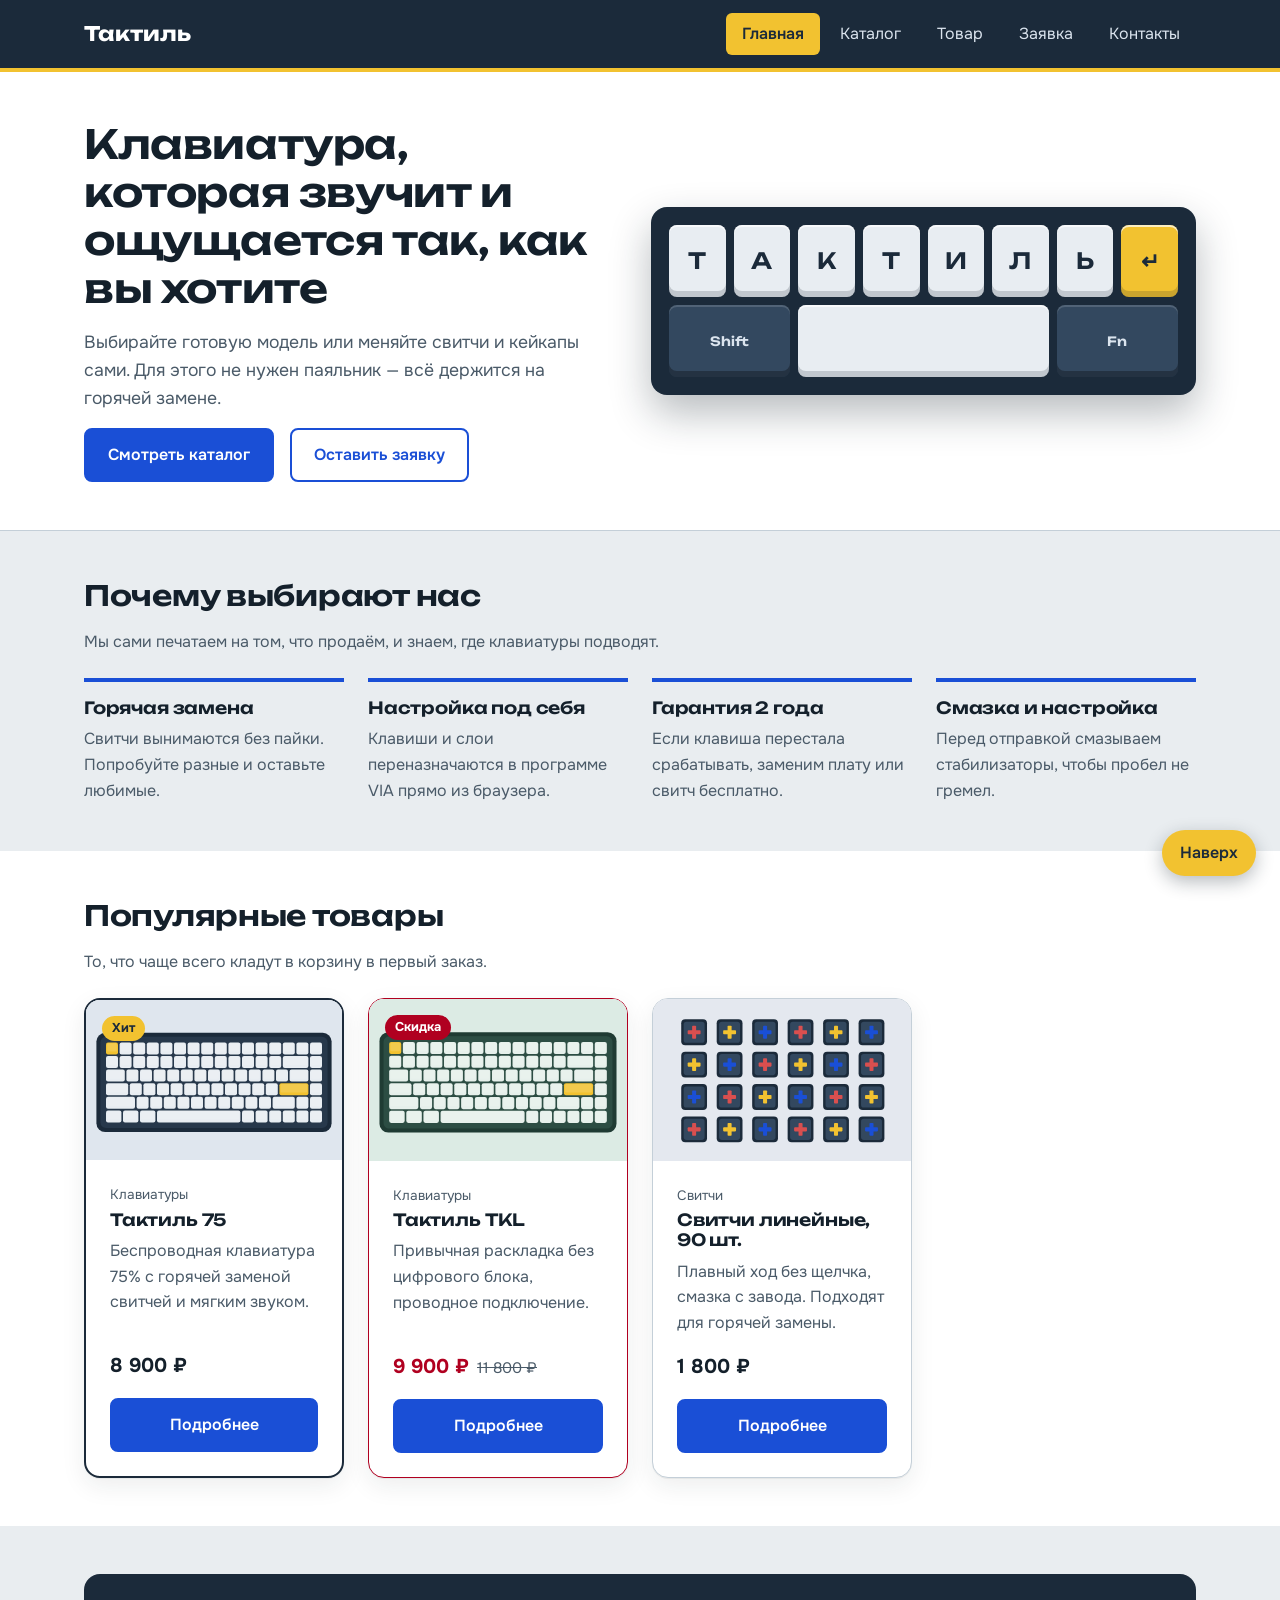
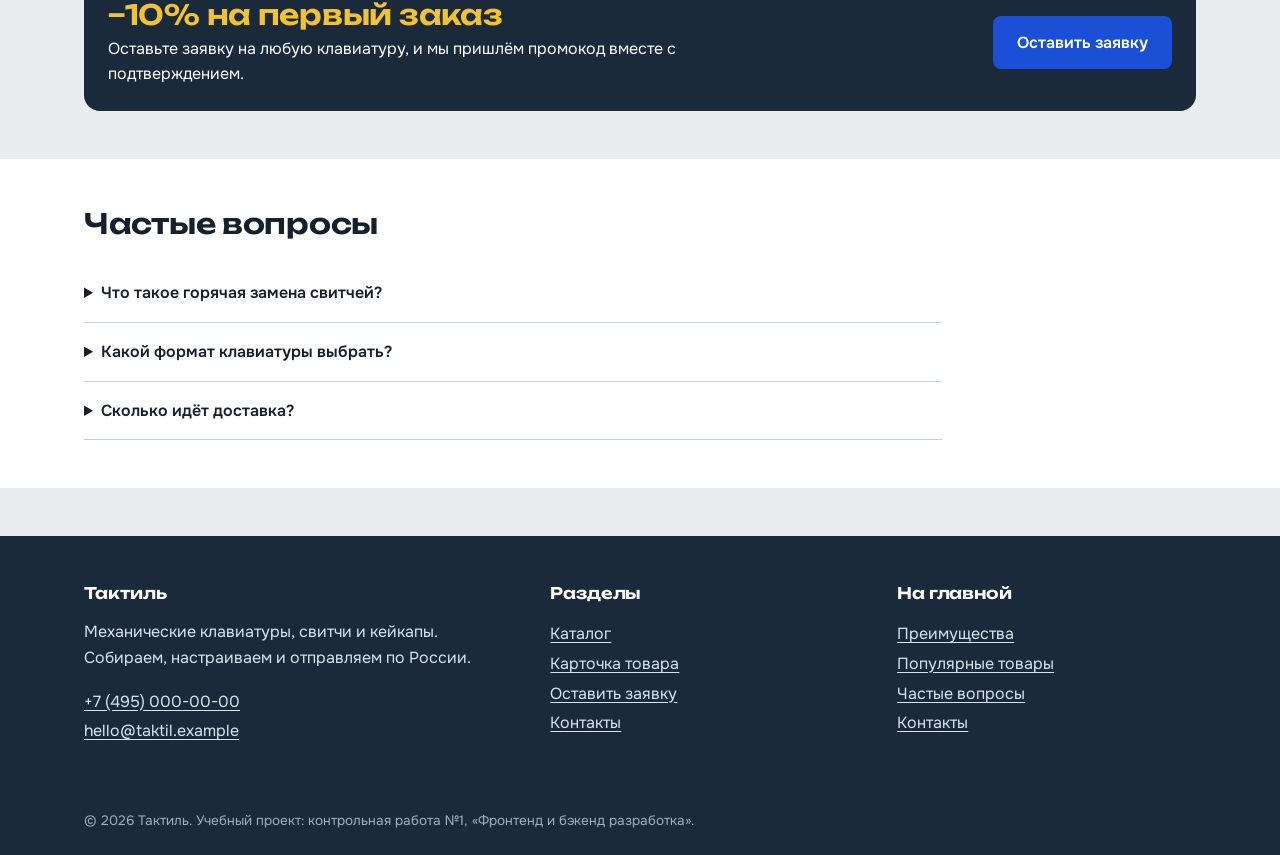
<file: index.html>
<!DOCTYPE html>
<html lang="ru">
<head>
  <meta charset="UTF-8">
  <meta name="viewport" content="width=device-width, initial-scale=1">
  <title>Тактиль — магазин механических клавиатур</title>
  <meta name="description" content="Механические клавиатуры, свитчи и кейкапы с доставкой по России. Подберите клавиатуру под свои руки.">
  <link rel="preconnect" href="https://fonts.googleapis.com">
  <link rel="preconnect" href="https://fonts.gstatic.com" crossorigin>
  <link rel="stylesheet" href="https://fonts.googleapis.com/css2?family=Onest:wght@400;600;700&family=Unbounded:wght@500;600;700&display=swap">
  <link rel="stylesheet" href="css/style.css">
</head>
<body id="top">
  <a class="skip-link" href="#main">Перейти к содержимому</a>

  <header class="site-header">
    <div class="container site-header__inner">
      <a class="site-header__logo" href="index.html">Тактиль</a>
      <nav class="site-nav" aria-label="Основное меню">
        <ul class="site-nav__list">
          <li class="site-nav__item">
            <a class="site-nav__link site-nav__link--active" href="index.html" aria-current="page">Главная</a>
          </li>
          <li class="site-nav__item">
            <a class="site-nav__link" href="catalog.html">Каталог</a>
          </li>
          <li class="site-nav__item">
            <a class="site-nav__link" href="product.html">Товар</a>
          </li>
          <li class="site-nav__item">
            <a class="site-nav__link" href="order.html">Заявка</a>
          </li>
          <li class="site-nav__item">
            <a class="site-nav__link" href="contacts.html">Контакты</a>
          </li>
        </ul>
      </nav>
    </div>
  </header>

  <main id="main">
    <section class="hero" aria-labelledby="hero-title">
      <div class="container hero__inner">
        <div class="hero__content">
          <h1 id="hero-title">Клавиатура, которая звучит и ощущается так, как вы хотите</h1>
          <p class="hero__lead">Выбирайте готовую модель или меняйте свитчи и кейкапы сами. Для этого не нужен паяльник — всё держится на горячей замене.</p>
          <div class="button-group">
            <a class="button" href="catalog.html">Смотреть каталог</a>
            <a class="button button--secondary" href="order.html">Оставить заявку</a>
          </div>
        </div>
        <div class="keyboard" aria-hidden="true">
          <span class="keyboard__key">Т</span>
          <span class="keyboard__key">А</span>
          <span class="keyboard__key">К</span>
          <span class="keyboard__key">Т</span>
          <span class="keyboard__key">И</span>
          <span class="keyboard__key">Л</span>
          <span class="keyboard__key">Ь</span>
          <span class="keyboard__key keyboard__key--accent">↵</span>
          <span class="keyboard__key keyboard__key--dark keyboard__key--w2">Shift</span>
          <span class="keyboard__key keyboard__key--w4"></span>
          <span class="keyboard__key keyboard__key--dark keyboard__key--w2">Fn</span>
        </div>
      </div>
    </section>

    <section class="section" id="advantages" aria-labelledby="advantages-title">
      <div class="container">
        <div class="section__header">
          <h2 id="advantages-title">Почему выбирают нас</h2>
          <p class="section__lead">Мы сами печатаем на том, что продаём, и знаем, где клавиатуры подводят.</p>
        </div>
        <ul class="advantages">
          <li class="advantages__item">
            <h3 class="advantages__title">Горячая замена</h3>
            <p class="advantages__text">Свитчи вынимаются без пайки. Попробуйте разные и оставьте любимые.</p>
          </li>
          <li class="advantages__item">
            <h3 class="advantages__title">Настройка под себя</h3>
            <p class="advantages__text">Клавиши и слои переназначаются в программе VIA прямо из браузера.</p>
          </li>
          <li class="advantages__item">
            <h3 class="advantages__title">Гарантия 2 года</h3>
            <p class="advantages__text">Если клавиша перестала срабатывать, заменим плату или свитч бесплатно.</p>
          </li>
          <li class="advantages__item">
            <h3 class="advantages__title">Смазка и настройка</h3>
            <p class="advantages__text">Перед отправкой смазываем стабилизаторы, чтобы пробел не гремел.</p>
          </li>
        </ul>
      </div>
    </section>

    <section class="section section--surface" id="popular" aria-labelledby="popular-title">
      <div class="container">
        <div class="section__header">
          <h2 id="popular-title">Популярные товары</h2>
          <p class="section__lead">То, что чаще всего кладут в корзину в первый заказ.</p>
        </div>
        <ul class="product-grid">
        <li>
        <article class="product-card product-card--featured">
          <span class="product-card__badge">Хит</span>
          <img class="product-card__image" src="images/keyboard-75.svg" width="640" height="420" alt="Клавиатура Тактиль 75 в тёмно-синем корпусе" loading="lazy">
          <div class="product-card__body">
            <p class="product-card__category">Клавиатуры</p>
            <h3 class="product-card__title">Тактиль 75</h3>
            <p class="product-card__description">Беспроводная клавиатура 75% с горячей заменой свитчей и мягким звуком.</p>
            <p class="product-card__price">8 900 ₽</p>
            <a class="button product-card__button" href="product.html">Подробнее</a>
          </div>
        </article>
        </li>
        <li>
        <article class="product-card product-card--discount">
          <span class="product-card__badge product-card__badge--sale">Скидка</span>
          <img class="product-card__image" src="images/keyboard-tkl.svg" width="640" height="420" alt="Клавиатура Тактиль TKL в зелёном корпусе" loading="lazy">
          <div class="product-card__body">
            <p class="product-card__category">Клавиатуры</p>
            <h3 class="product-card__title">Тактиль TKL</h3>
            <p class="product-card__description">Привычная раскладка без цифрового блока, проводное подключение.</p>
            <p class="product-card__price">9 900 ₽<span class="product-card__price-old">11 800 ₽</span></p>
            <a class="button product-card__button" href="product.html">Подробнее</a>
          </div>
        </article>
        </li>
        <li>
        <article class="product-card">
          <img class="product-card__image" src="images/switches.svg" width="640" height="420" alt="Набор линейных механических свитчей" loading="lazy">
          <div class="product-card__body">
            <p class="product-card__category">Свитчи</p>
            <h3 class="product-card__title">Свитчи линейные, 90 шт.</h3>
            <p class="product-card__description">Плавный ход без щелчка, смазка с завода. Подходят для горячей замены.</p>
            <p class="product-card__price">1 800 ₽</p>
            <a class="button product-card__button" href="product.html">Подробнее</a>
          </div>
        </article>
        </li>
        </ul>
      </div>
    </section>

    <aside class="section" aria-labelledby="promo-title">
      <div class="container">
        <div class="promo">
          <div>
            <h2 class="promo__title" id="promo-title">−10% на первый заказ</h2>
            <p class="promo__text">Оставьте заявку на любую клавиатуру, и мы пришлём промокод вместе с подтверждением.</p>
          </div>
          <a class="button" href="order.html">Оставить заявку</a>
        </div>
      </div>
    </aside>

    <section class="section section--surface" id="faq" aria-labelledby="faq-title">
      <div class="container">
        <div class="section__header">
          <h2 id="faq-title">Частые вопросы</h2>
        </div>
        <div class="faq">
          <details class="faq__item">
            <summary class="faq__question">Что такое горячая замена свитчей?</summary>
            <p class="faq__answer">Это разъёмы на плате, в которые свитчи просто вставляются. Менять их можно руками или специальным съёмником.</p>
          </details>
          <details class="faq__item">
            <summary class="faq__question">Какой формат клавиатуры выбрать?</summary>
            <p class="faq__answer">Если нужен цифровой блок, берите полноразмерную. Для стола с мышью удобнее TKL или 75%, а 65% подойдёт тем, кто часто носит клавиатуру с собой.</p>
          </details>
          <details class="faq__item">
            <summary class="faq__question">Сколько идёт доставка?</summary>
            <p class="faq__answer">По Москве 1–2 дня, по России 3–7 дней. Точный срок назовём при подтверждении заявки.</p>
          </details>
        </div>
      </div>
    </section>
  </main>

  <footer class="site-footer" id="contacts">
    <div class="container site-footer__inner">
      <div>
        <h2 class="site-footer__title">Тактиль</h2>
        <p>Механические клавиатуры, свитчи и кейкапы. Собираем, настраиваем и отправляем по России.</p>
        <p>
          <a class="site-footer__link" href="tel:+74950000000">+7 (495) 000-00-00</a><br>
          <a class="site-footer__link" href="mailto:hello@taktil.example">hello@taktil.example</a>
        </p>
      </div>
      <nav aria-label="Разделы сайта">
        <h2 class="site-footer__title">Разделы</h2>
        <ul class="site-footer__list">
          <li><a class="site-footer__link" href="catalog.html">Каталог</a></li>
          <li><a class="site-footer__link" href="product.html">Карточка товара</a></li>
          <li><a class="site-footer__link" href="order.html">Оставить заявку</a></li>
          <li><a class="site-footer__link" href="contacts.html">Контакты</a></li>
        </ul>
      </nav>
      <nav aria-label="Быстрые ссылки на главной">
        <h2 class="site-footer__title">На главной</h2>
        <ul class="site-footer__list">
          <li><a class="site-footer__link" href="index.html#advantages">Преимущества</a></li>
          <li><a class="site-footer__link" href="index.html#popular">Популярные товары</a></li>
          <li><a class="site-footer__link" href="index.html#faq">Частые вопросы</a></li>
          <li><a class="site-footer__link" href="index.html#contacts">Контакты</a></li>
        </ul>
      </nav>
    </div>
    <div class="container">
      <p class="site-footer__copy">© 2026 Тактиль. Учебный проект: контрольная работа №1, «Фронтенд и бэкенд разработка».</p>
    </div>
  </footer>

  <a class="to-top" href="#top">Наверх</a>
</body>
</html>
</file>
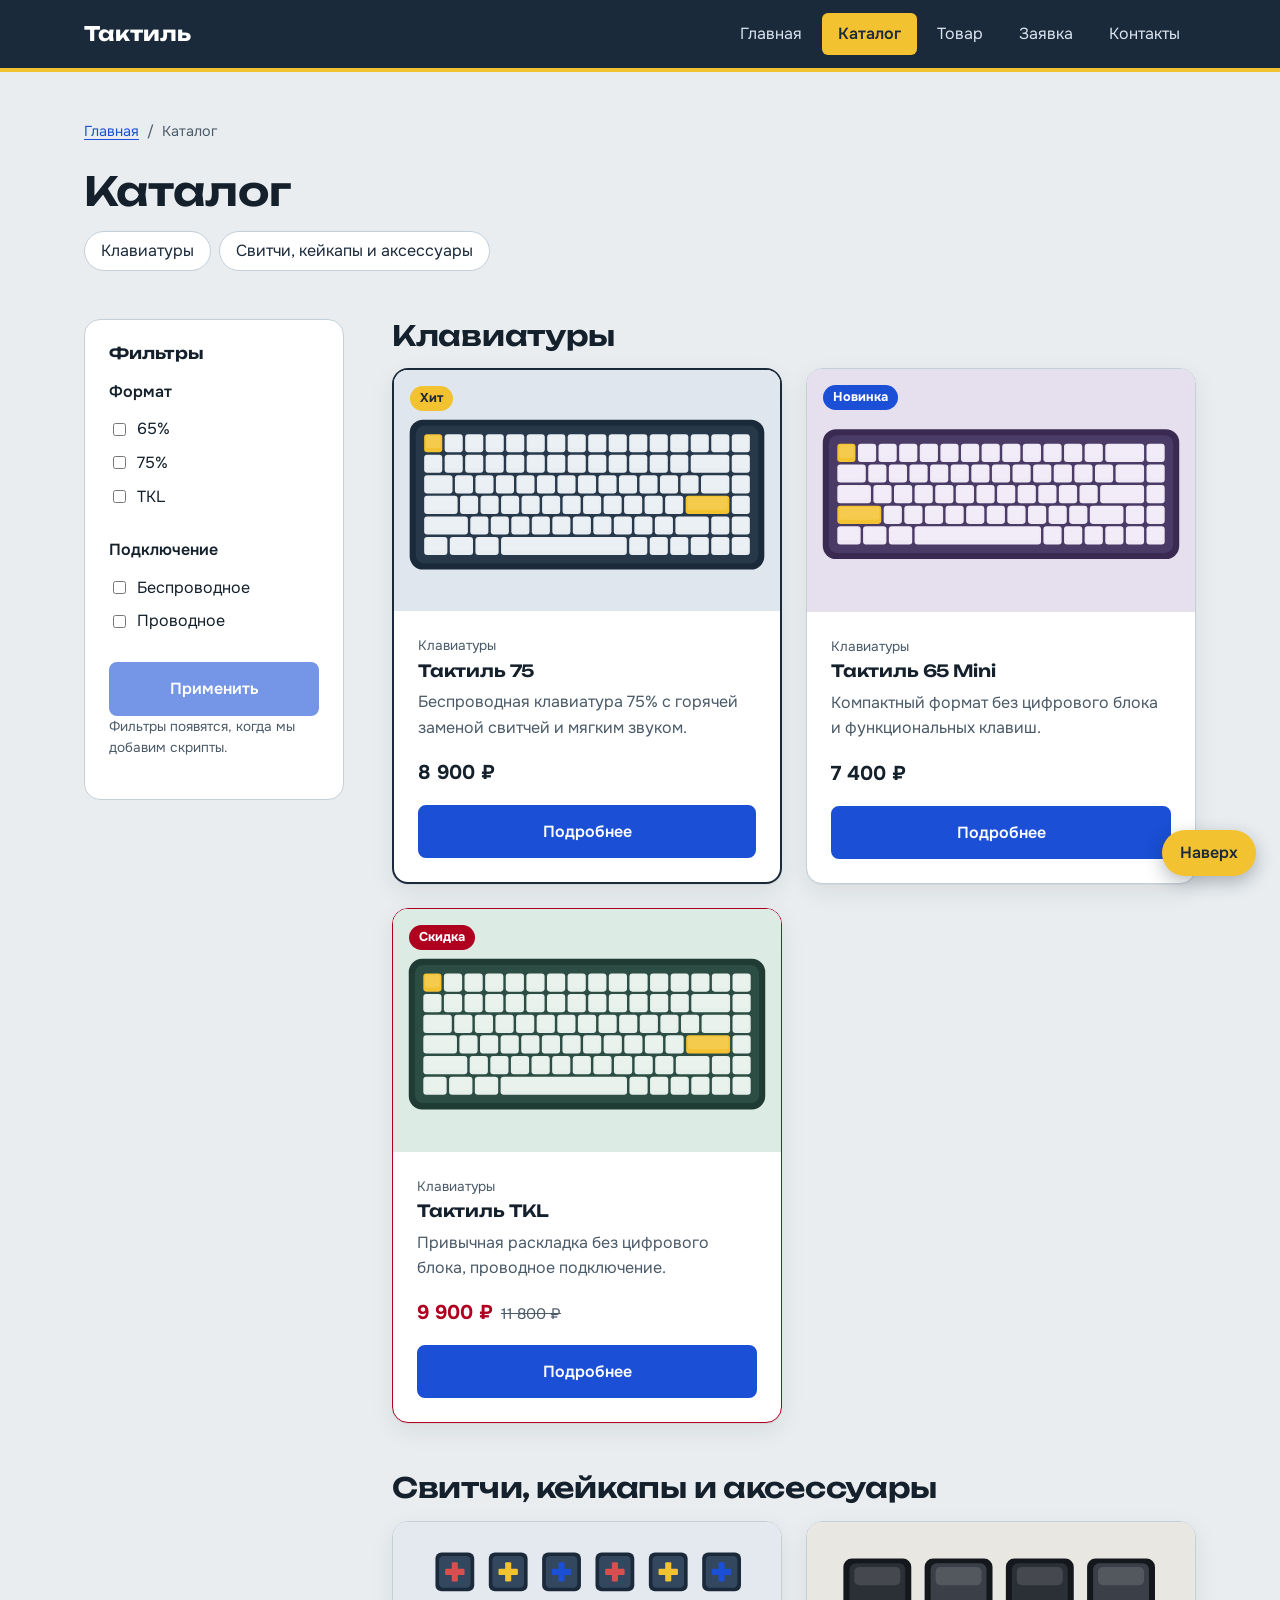
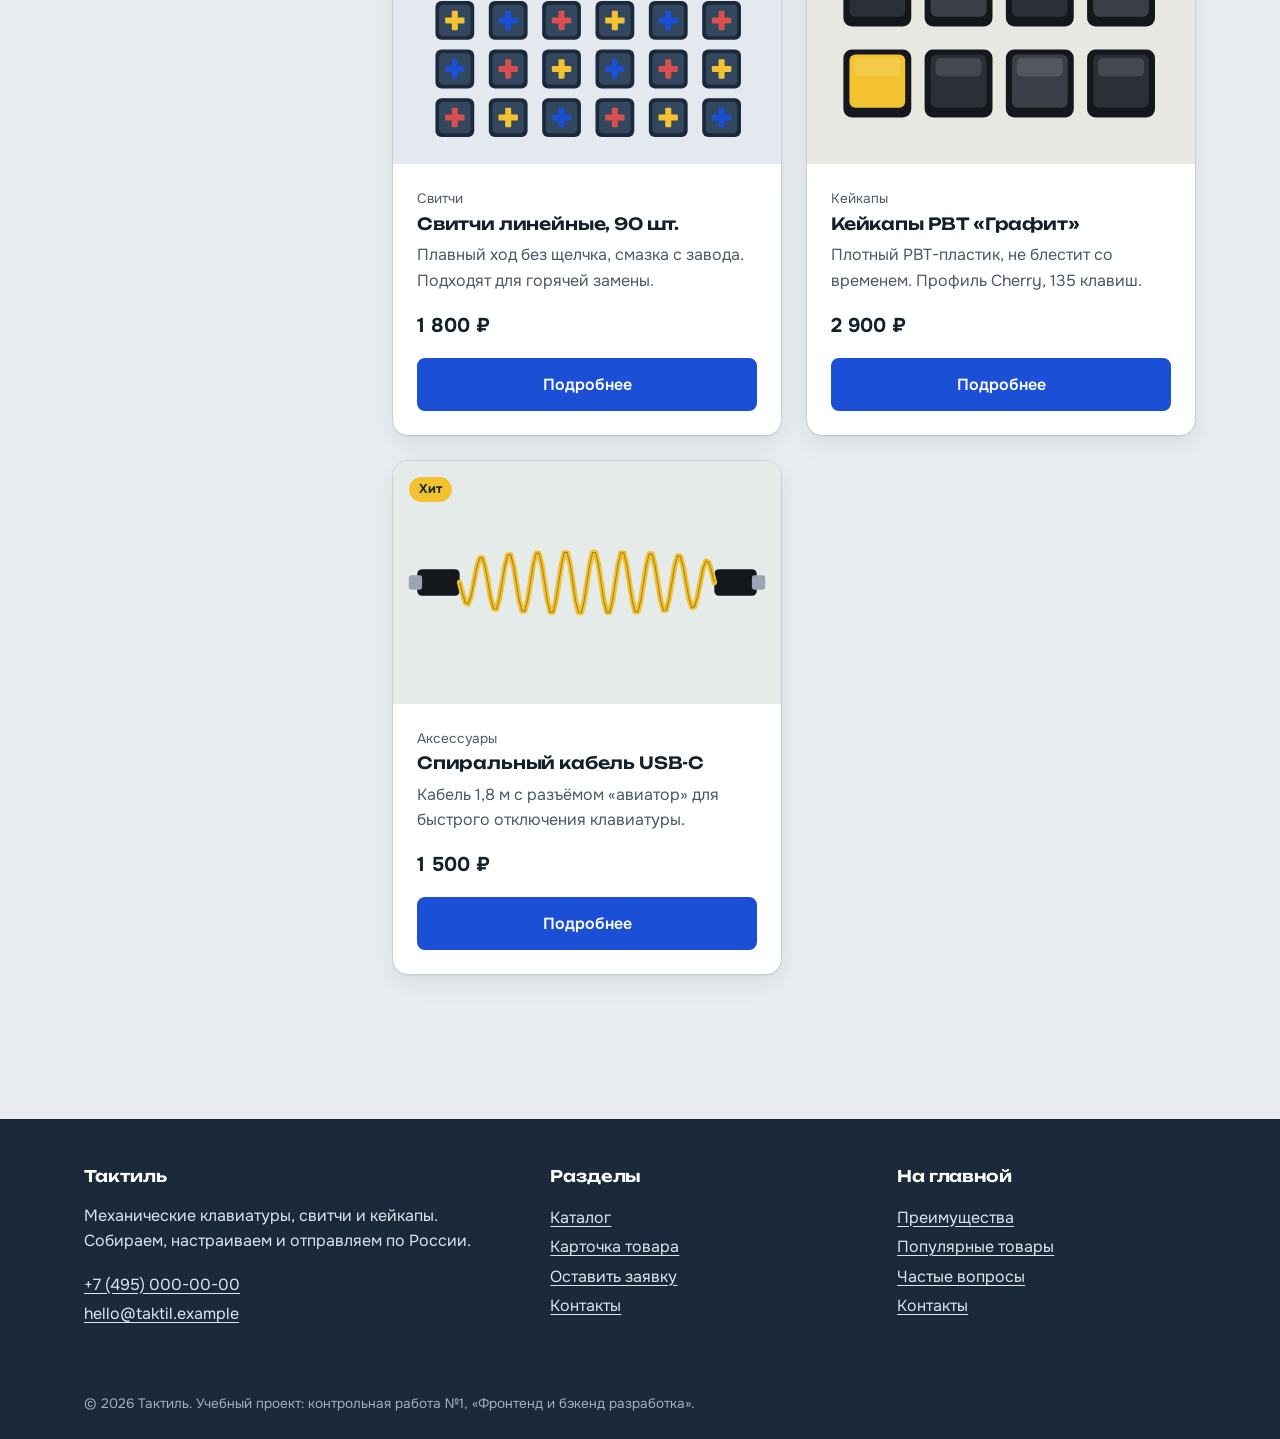
<file: catalog.html>
<!DOCTYPE html>
<html lang="ru">
<head>
  <meta charset="UTF-8">
  <meta name="viewport" content="width=device-width, initial-scale=1">
  <title>Каталог — Тактиль</title>
  <meta name="description" content="Каталог механических клавиатур, свитчей, кейкапов и аксессуаров. Фильтры по типу и цене.">
  <link rel="preconnect" href="https://fonts.googleapis.com">
  <link rel="preconnect" href="https://fonts.gstatic.com" crossorigin>
  <link rel="stylesheet" href="https://fonts.googleapis.com/css2?family=Onest:wght@400;600;700&family=Unbounded:wght@500;600;700&display=swap">
  <link rel="stylesheet" href="css/style.css">
</head>
<body id="top">
  <a class="skip-link" href="#main">Перейти к содержимому</a>

  <header class="site-header">
    <div class="container site-header__inner">
      <a class="site-header__logo" href="index.html">Тактиль</a>
      <nav class="site-nav" aria-label="Основное меню">
        <ul class="site-nav__list">
          <li class="site-nav__item">
            <a class="site-nav__link" href="index.html">Главная</a>
          </li>
          <li class="site-nav__item">
            <a class="site-nav__link site-nav__link--active" href="catalog.html" aria-current="page">Каталог</a>
          </li>
          <li class="site-nav__item">
            <a class="site-nav__link" href="product.html">Товар</a>
          </li>
          <li class="site-nav__item">
            <a class="site-nav__link" href="order.html">Заявка</a>
          </li>
          <li class="site-nav__item">
            <a class="site-nav__link" href="contacts.html">Контакты</a>
          </li>
        </ul>
      </nav>
    </div>
  </header>

  <main id="main">
    <div class="container page">
    <nav class="breadcrumbs" aria-label="Хлебные крошки">
      <ol class="breadcrumbs__list">
        <li class="breadcrumbs__item"><a href="index.html">Главная</a></li>
        <li class="breadcrumbs__item" aria-current="page">Каталог</li>
      </ol>
    </nav>
      <h1>Каталог</h1>

      <ul class="categories">
        <li><a class="categories__link" href="#keyboards">Клавиатуры</a></li>
        <li><a class="categories__link" href="#parts">Свитчи, кейкапы и аксессуары</a></li>
      </ul>

      <div class="catalog">
        <aside class="filters" aria-labelledby="filters-title">
          <h2 class="filters__title" id="filters-title">Фильтры</h2>
          <fieldset class="filters__group">
            <legend class="filters__legend">Формат</legend>
            <label class="filters__label"><input type="checkbox" name="format" value="65"> 65%</label>
            <label class="filters__label"><input type="checkbox" name="format" value="75"> 75%</label>
            <label class="filters__label"><input type="checkbox" name="format" value="tkl"> TKL</label>
          </fieldset>
          <fieldset class="filters__group">
            <legend class="filters__legend">Подключение</legend>
            <label class="filters__label"><input type="checkbox" name="connection" value="wireless"> Беспроводное</label>
            <label class="filters__label"><input type="checkbox" name="connection" value="wired"> Проводное</label>
          </fieldset>
          <button class="button button--block" type="button" disabled>Применить</button>
          <p class="order-form__hint">Фильтры появятся, когда мы добавим скрипты.</p>
        </aside>

        <div class="catalog__content">
          <section class="catalog__group" id="keyboards" aria-labelledby="keyboards-title">
            <h2 id="keyboards-title">Клавиатуры</h2>
            <ul class="product-grid">
        <li>
        <article class="product-card product-card--featured">
          <span class="product-card__badge">Хит</span>
          <img class="product-card__image" src="images/keyboard-75.svg" width="640" height="420" alt="Клавиатура Тактиль 75 в тёмно-синем корпусе" loading="lazy">
          <div class="product-card__body">
            <p class="product-card__category">Клавиатуры</p>
            <h3 class="product-card__title">Тактиль 75</h3>
            <p class="product-card__description">Беспроводная клавиатура 75% с горячей заменой свитчей и мягким звуком.</p>
            <p class="product-card__price">8 900 ₽</p>
            <a class="button product-card__button" href="product.html">Подробнее</a>
          </div>
        </article>
        </li>
        <li>
        <article class="product-card">
          <span class="product-card__badge product-card__badge--new">Новинка</span>
          <img class="product-card__image" src="images/keyboard-65.svg" width="640" height="420" alt="Компактная клавиатура Тактиль 65 Mini в фиолетовом корпусе" loading="lazy">
          <div class="product-card__body">
            <p class="product-card__category">Клавиатуры</p>
            <h3 class="product-card__title">Тактиль 65 Mini</h3>
            <p class="product-card__description">Компактный формат без цифрового блока и функциональных клавиш.</p>
            <p class="product-card__price">7 400 ₽</p>
            <a class="button product-card__button" href="product.html">Подробнее</a>
          </div>
        </article>
        </li>
        <li>
        <article class="product-card product-card--discount">
          <span class="product-card__badge product-card__badge--sale">Скидка</span>
          <img class="product-card__image" src="images/keyboard-tkl.svg" width="640" height="420" alt="Клавиатура Тактиль TKL в зелёном корпусе" loading="lazy">
          <div class="product-card__body">
            <p class="product-card__category">Клавиатуры</p>
            <h3 class="product-card__title">Тактиль TKL</h3>
            <p class="product-card__description">Привычная раскладка без цифрового блока, проводное подключение.</p>
            <p class="product-card__price">9 900 ₽<span class="product-card__price-old">11 800 ₽</span></p>
            <a class="button product-card__button" href="product.html">Подробнее</a>
          </div>
        </article>
        </li>
            </ul>
          </section>

          <section class="catalog__group" id="parts" aria-labelledby="parts-title">
            <h2 id="parts-title">Свитчи, кейкапы и аксессуары</h2>
            <ul class="product-grid">
        <li>
        <article class="product-card">
          <img class="product-card__image" src="images/switches.svg" width="640" height="420" alt="Набор линейных механических свитчей" loading="lazy">
          <div class="product-card__body">
            <p class="product-card__category">Свитчи</p>
            <h3 class="product-card__title">Свитчи линейные, 90 шт.</h3>
            <p class="product-card__description">Плавный ход без щелчка, смазка с завода. Подходят для горячей замены.</p>
            <p class="product-card__price">1 800 ₽</p>
            <a class="button product-card__button" href="product.html">Подробнее</a>
          </div>
        </article>
        </li>
        <li>
        <article class="product-card">
          <img class="product-card__image" src="images/keycaps.svg" width="640" height="420" alt="Набор тёмных кейкапов из PBT" loading="lazy">
          <div class="product-card__body">
            <p class="product-card__category">Кейкапы</p>
            <h3 class="product-card__title">Кейкапы PBT «Графит»</h3>
            <p class="product-card__description">Плотный PBT-пластик, не блестит со временем. Профиль Cherry, 135 клавиш.</p>
            <p class="product-card__price">2 900 ₽</p>
            <a class="button product-card__button" href="product.html">Подробнее</a>
          </div>
        </article>
        </li>
        <li>
        <article class="product-card">
          <span class="product-card__badge">Хит</span>
          <img class="product-card__image" src="images/cable.svg" width="640" height="420" alt="Жёлтый спиральный кабель USB-C" loading="lazy">
          <div class="product-card__body">
            <p class="product-card__category">Аксессуары</p>
            <h3 class="product-card__title">Спиральный кабель USB-C</h3>
            <p class="product-card__description">Кабель 1,8 м с разъёмом «авиатор» для быстрого отключения клавиатуры.</p>
            <p class="product-card__price">1 500 ₽</p>
            <a class="button product-card__button" href="product.html">Подробнее</a>
          </div>
        </article>
        </li>
            </ul>
          </section>
        </div>
      </div>
    </div>
  </main>

  <footer class="site-footer" id="contacts">
    <div class="container site-footer__inner">
      <div>
        <h2 class="site-footer__title">Тактиль</h2>
        <p>Механические клавиатуры, свитчи и кейкапы. Собираем, настраиваем и отправляем по России.</p>
        <p>
          <a class="site-footer__link" href="tel:+74950000000">+7 (495) 000-00-00</a><br>
          <a class="site-footer__link" href="mailto:hello@taktil.example">hello@taktil.example</a>
        </p>
      </div>
      <nav aria-label="Разделы сайта">
        <h2 class="site-footer__title">Разделы</h2>
        <ul class="site-footer__list">
          <li><a class="site-footer__link" href="catalog.html">Каталог</a></li>
          <li><a class="site-footer__link" href="product.html">Карточка товара</a></li>
          <li><a class="site-footer__link" href="order.html">Оставить заявку</a></li>
          <li><a class="site-footer__link" href="contacts.html">Контакты</a></li>
        </ul>
      </nav>
      <nav aria-label="Быстрые ссылки на главной">
        <h2 class="site-footer__title">На главной</h2>
        <ul class="site-footer__list">
          <li><a class="site-footer__link" href="index.html#advantages">Преимущества</a></li>
          <li><a class="site-footer__link" href="index.html#popular">Популярные товары</a></li>
          <li><a class="site-footer__link" href="index.html#faq">Частые вопросы</a></li>
          <li><a class="site-footer__link" href="index.html#contacts">Контакты</a></li>
        </ul>
      </nav>
    </div>
    <div class="container">
      <p class="site-footer__copy">© 2026 Тактиль. Учебный проект: контрольная работа №1, «Фронтенд и бэкенд разработка».</p>
    </div>
  </footer>

  <a class="to-top" href="#top">Наверх</a>
</body>
</html>
</file>
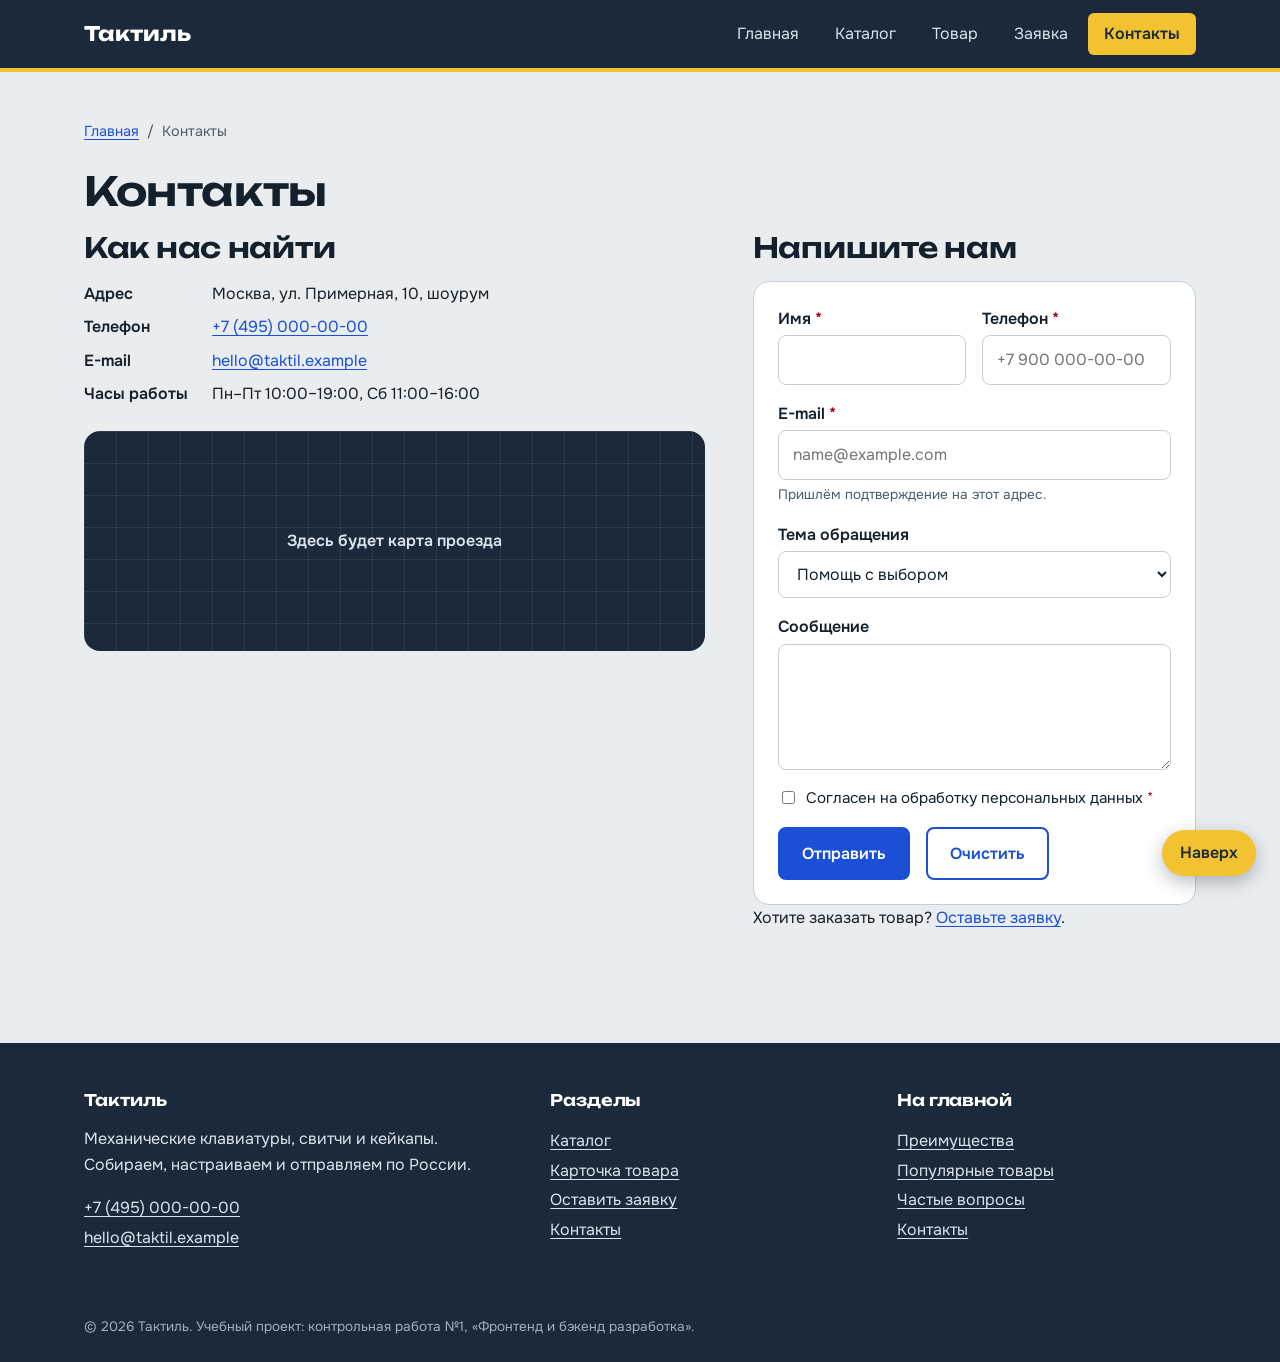
<file: contacts.html>
<!DOCTYPE html>
<html lang="ru">
<head>
  <meta charset="UTF-8">
  <meta name="viewport" content="width=device-width, initial-scale=1">
  <title>Контакты — Тактиль</title>
  <meta name="description" content="Адрес, телефон и e-mail магазина Тактиль. Форма обратной связи для вопросов по выбору и гарантии.">
  <link rel="preconnect" href="https://fonts.googleapis.com">
  <link rel="preconnect" href="https://fonts.gstatic.com" crossorigin>
  <link rel="stylesheet" href="https://fonts.googleapis.com/css2?family=Onest:wght@400;600;700&family=Unbounded:wght@500;600;700&display=swap">
  <link rel="stylesheet" href="css/style.css">
</head>
<body id="top">
  <a class="skip-link" href="#main">Перейти к содержимому</a>

  <header class="site-header">
    <div class="container site-header__inner">
      <a class="site-header__logo" href="index.html">Тактиль</a>
      <nav class="site-nav" aria-label="Основное меню">
        <ul class="site-nav__list">
          <li class="site-nav__item">
            <a class="site-nav__link" href="index.html">Главная</a>
          </li>
          <li class="site-nav__item">
            <a class="site-nav__link" href="catalog.html">Каталог</a>
          </li>
          <li class="site-nav__item">
            <a class="site-nav__link" href="product.html">Товар</a>
          </li>
          <li class="site-nav__item">
            <a class="site-nav__link" href="order.html">Заявка</a>
          </li>
          <li class="site-nav__item">
            <a class="site-nav__link site-nav__link--active" href="contacts.html" aria-current="page">Контакты</a>
          </li>
        </ul>
      </nav>
    </div>
  </header>

  <main id="main">
    <div class="container page">
    <nav class="breadcrumbs" aria-label="Хлебные крошки">
      <ol class="breadcrumbs__list">
        <li class="breadcrumbs__item"><a href="index.html">Главная</a></li>
        <li class="breadcrumbs__item" aria-current="page">Контакты</li>
      </ol>
    </nav>
      <h1>Контакты</h1>

      <div class="form-layout">
        <section aria-labelledby="info-title">
          <h2 id="info-title">Как нас найти</h2>
          <dl class="contact-list">
            <dt class="contact-list__term">Адрес</dt>
            <dd class="contact-list__value">Москва, ул. Примерная, 10, шоурум</dd>
            <dt class="contact-list__term">Телефон</dt>
            <dd class="contact-list__value"><a href="tel:+74950000000">+7 (495) 000-00-00</a></dd>
            <dt class="contact-list__term">E-mail</dt>
            <dd class="contact-list__value"><a href="mailto:hello@taktil.example">hello@taktil.example</a></dd>
            <dt class="contact-list__term">Часы работы</dt>
            <dd class="contact-list__value">Пн–Пт 10:00–19:00, Сб 11:00–16:00</dd>
          </dl>
          <div class="map" role="img" aria-label="Схема проезда к шоуруму, заглушка">
            <p class="map__pin">Здесь будет карта проезда</p>
          </div>
        </section>

        <section aria-labelledby="feedback-title">
          <h2 id="feedback-title">Напишите нам</h2>
          <p class="notice" id="thanks" role="status">Сообщение отправлено. Ответим в течение рабочего дня.</p>
        <form class="order-form" action="contacts.html#thanks" method="get">
          <div class="order-form__row">
            <div class="order-form__field">
              <label class="order-form__label" for="feedback-name">Имя <span class="order-form__required" aria-hidden="true">*</span></label>
              <input class="order-form__input" id="feedback-name" name="name" type="text" autocomplete="name" required>
            </div>
            <div class="order-form__field">
              <label class="order-form__label" for="feedback-phone">Телефон <span class="order-form__required" aria-hidden="true">*</span></label>
              <input class="order-form__input" id="feedback-phone" name="phone" type="tel" autocomplete="tel" placeholder="+7 900 000-00-00" required>
            </div>
          </div>
          <div class="order-form__field">
            <label class="order-form__label" for="feedback-email">E-mail <span class="order-form__required" aria-hidden="true">*</span></label>
            <input class="order-form__input" id="feedback-email" name="email" type="email" autocomplete="email" placeholder="name@example.com" required>
            <span class="order-form__hint">Пришлём подтверждение на этот адрес.</span>
          </div>
          <div class="order-form__field">
            <label class="order-form__label" for="feedback-topic">Тема обращения</label>
            <select class="order-form__input" id="feedback-topic" name="topic">
              <option value="choose">Помощь с выбором</option>
              <option value="warranty">Гарантия и ремонт</option>
              <option value="delivery">Доставка</option>
              <option value="other">Другое</option>
            </select>
          </div>
          <div class="order-form__field">
            <label class="order-form__label" for="feedback-comment">Сообщение</label>
            <textarea class="order-form__input order-form__textarea" id="feedback-comment" name="comment" rows="4"></textarea>
          </div>
          <label class="order-form__consent" for="feedback-consent">
            <input id="feedback-consent" name="consent" type="checkbox" required>
            <span>Согласен на обработку персональных данных <span class="order-form__required" aria-hidden="true">*</span></span>
          </label>
          <div class="order-form__actions">
            <button class="button" type="submit">Отправить</button>
            <button class="button button--secondary" type="reset">Очистить</button>
          </div>
        </form>
          <p>Хотите заказать товар? <a href="order.html">Оставьте заявку</a>.</p>
        </section>
      </div>
    </div>
  </main>

  <footer class="site-footer" id="contacts">
    <div class="container site-footer__inner">
      <div>
        <h2 class="site-footer__title">Тактиль</h2>
        <p>Механические клавиатуры, свитчи и кейкапы. Собираем, настраиваем и отправляем по России.</p>
        <p>
          <a class="site-footer__link" href="tel:+74950000000">+7 (495) 000-00-00</a><br>
          <a class="site-footer__link" href="mailto:hello@taktil.example">hello@taktil.example</a>
        </p>
      </div>
      <nav aria-label="Разделы сайта">
        <h2 class="site-footer__title">Разделы</h2>
        <ul class="site-footer__list">
          <li><a class="site-footer__link" href="catalog.html">Каталог</a></li>
          <li><a class="site-footer__link" href="product.html">Карточка товара</a></li>
          <li><a class="site-footer__link" href="order.html">Оставить заявку</a></li>
          <li><a class="site-footer__link" href="contacts.html">Контакты</a></li>
        </ul>
      </nav>
      <nav aria-label="Быстрые ссылки на главной">
        <h2 class="site-footer__title">На главной</h2>
        <ul class="site-footer__list">
          <li><a class="site-footer__link" href="index.html#advantages">Преимущества</a></li>
          <li><a class="site-footer__link" href="index.html#popular">Популярные товары</a></li>
          <li><a class="site-footer__link" href="index.html#faq">Частые вопросы</a></li>
          <li><a class="site-footer__link" href="index.html#contacts">Контакты</a></li>
        </ul>
      </nav>
    </div>
    <div class="container">
      <p class="site-footer__copy">© 2026 Тактиль. Учебный проект: контрольная работа №1, «Фронтенд и бэкенд разработка».</p>
    </div>
  </footer>

  <a class="to-top" href="#top">Наверх</a>
</body>
</html>
</file>
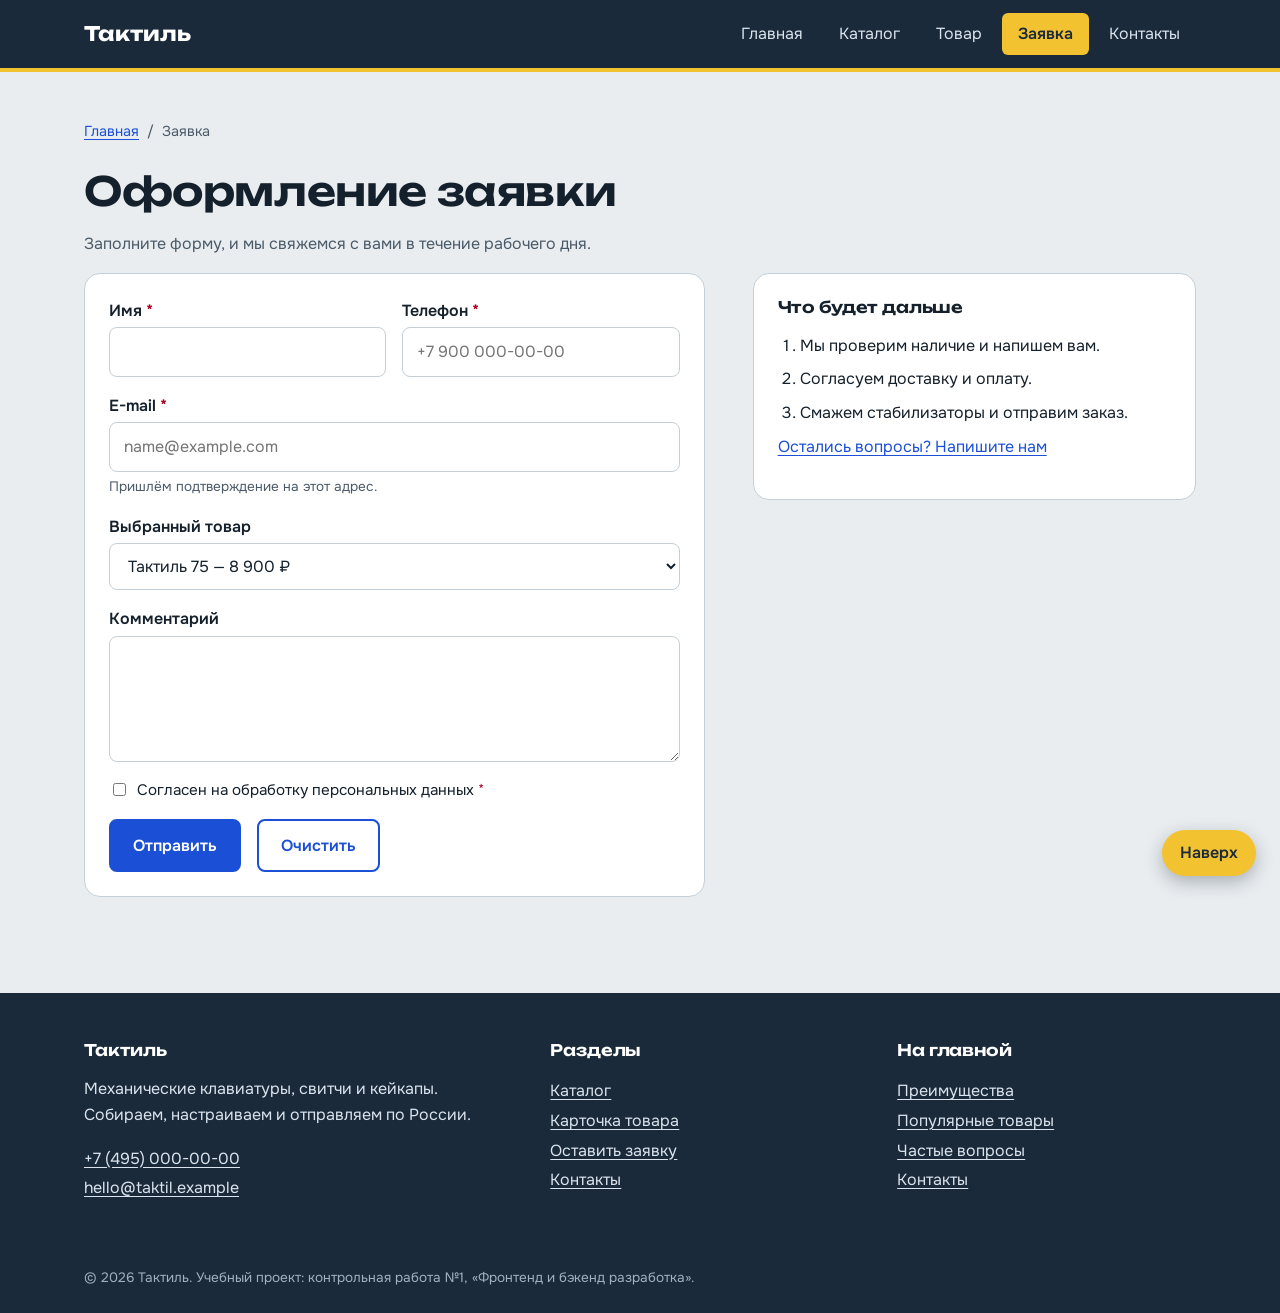
<file: order.html>
<!DOCTYPE html>
<html lang="ru">
<head>
  <meta charset="UTF-8">
  <meta name="viewport" content="width=device-width, initial-scale=1">
  <title>Заявка — Тактиль</title>
  <meta name="description" content="Оставьте заявку на механическую клавиатуру или комплектующие. Ответим в течение рабочего дня.">
  <link rel="preconnect" href="https://fonts.googleapis.com">
  <link rel="preconnect" href="https://fonts.gstatic.com" crossorigin>
  <link rel="stylesheet" href="https://fonts.googleapis.com/css2?family=Onest:wght@400;600;700&family=Unbounded:wght@500;600;700&display=swap">
  <link rel="stylesheet" href="css/style.css">
</head>
<body id="top">
  <a class="skip-link" href="#main">Перейти к содержимому</a>

  <header class="site-header">
    <div class="container site-header__inner">
      <a class="site-header__logo" href="index.html">Тактиль</a>
      <nav class="site-nav" aria-label="Основное меню">
        <ul class="site-nav__list">
          <li class="site-nav__item">
            <a class="site-nav__link" href="index.html">Главная</a>
          </li>
          <li class="site-nav__item">
            <a class="site-nav__link" href="catalog.html">Каталог</a>
          </li>
          <li class="site-nav__item">
            <a class="site-nav__link" href="product.html">Товар</a>
          </li>
          <li class="site-nav__item">
            <a class="site-nav__link site-nav__link--active" href="order.html" aria-current="page">Заявка</a>
          </li>
          <li class="site-nav__item">
            <a class="site-nav__link" href="contacts.html">Контакты</a>
          </li>
        </ul>
      </nav>
    </div>
  </header>

  <main id="main">
    <div class="container page">
    <nav class="breadcrumbs" aria-label="Хлебные крошки">
      <ol class="breadcrumbs__list">
        <li class="breadcrumbs__item"><a href="index.html">Главная</a></li>
        <li class="breadcrumbs__item" aria-current="page">Заявка</li>
      </ol>
    </nav>
      <h1>Оформление заявки</h1>
      <p class="section__lead">Заполните форму, и мы свяжемся с вами в течение рабочего дня.</p>

      <p class="notice" id="thanks" role="status">Заявка отправлена. Мы напишем вам на указанный адрес.</p>

      <div class="form-layout">
        <form class="order-form" action="order.html#thanks" method="get">
          <div class="order-form__row">
            <div class="order-form__field">
              <label class="order-form__label" for="order-name">Имя <span class="order-form__required" aria-hidden="true">*</span></label>
              <input class="order-form__input" id="order-name" name="name" type="text" autocomplete="name" required>
            </div>
            <div class="order-form__field">
              <label class="order-form__label" for="order-phone">Телефон <span class="order-form__required" aria-hidden="true">*</span></label>
              <input class="order-form__input" id="order-phone" name="phone" type="tel" autocomplete="tel" placeholder="+7 900 000-00-00" required>
            </div>
          </div>
          <div class="order-form__field">
            <label class="order-form__label" for="order-email">E-mail <span class="order-form__required" aria-hidden="true">*</span></label>
            <input class="order-form__input" id="order-email" name="email" type="email" autocomplete="email" placeholder="name@example.com" required>
            <span class="order-form__hint">Пришлём подтверждение на этот адрес.</span>
          </div>
          <div class="order-form__field">
            <label class="order-form__label" for="order-topic">Выбранный товар</label>
            <select class="order-form__input" id="order-topic" name="topic">
              <option value="taktil-75">Тактиль 75 — 8 900 ₽</option>
              <option value="taktil-65">Тактиль 65 Mini — 7 400 ₽</option>
              <option value="taktil-tkl">Тактиль TKL — 9 900 ₽</option>
              <option value="switches">Свитчи линейные, 90 шт. — 1 800 ₽</option>
              <option value="keycaps">Кейкапы PBT «Графит» — 2 900 ₽</option>
              <option value="cable">Спиральный кабель USB-C — 1 500 ₽</option>
            </select>
          </div>
          <div class="order-form__field">
            <label class="order-form__label" for="order-comment">Комментарий</label>
            <textarea class="order-form__input order-form__textarea" id="order-comment" name="comment" rows="4"></textarea>
          </div>
          <label class="order-form__consent" for="order-consent">
            <input id="order-consent" name="consent" type="checkbox" required>
            <span>Согласен на обработку персональных данных <span class="order-form__required" aria-hidden="true">*</span></span>
          </label>
          <div class="order-form__actions">
            <button class="button" type="submit">Отправить</button>
            <button class="button button--secondary" type="reset">Очистить</button>
          </div>
        </form>

        <aside class="aside-box" aria-labelledby="steps-title">
          <h2 class="aside-box__title" id="steps-title">Что будет дальше</h2>
          <ol class="steps">
            <li class="steps__item">Мы проверим наличие и напишем вам.</li>
            <li class="steps__item">Согласуем доставку и оплату.</li>
            <li class="steps__item">Смажем стабилизаторы и отправим заказ.</li>
          </ol>
          <p><a href="contacts.html">Остались вопросы? Напишите нам</a></p>
        </aside>
      </div>
    </div>
  </main>

  <footer class="site-footer" id="contacts">
    <div class="container site-footer__inner">
      <div>
        <h2 class="site-footer__title">Тактиль</h2>
        <p>Механические клавиатуры, свитчи и кейкапы. Собираем, настраиваем и отправляем по России.</p>
        <p>
          <a class="site-footer__link" href="tel:+74950000000">+7 (495) 000-00-00</a><br>
          <a class="site-footer__link" href="mailto:hello@taktil.example">hello@taktil.example</a>
        </p>
      </div>
      <nav aria-label="Разделы сайта">
        <h2 class="site-footer__title">Разделы</h2>
        <ul class="site-footer__list">
          <li><a class="site-footer__link" href="catalog.html">Каталог</a></li>
          <li><a class="site-footer__link" href="product.html">Карточка товара</a></li>
          <li><a class="site-footer__link" href="order.html">Оставить заявку</a></li>
          <li><a class="site-footer__link" href="contacts.html">Контакты</a></li>
        </ul>
      </nav>
      <nav aria-label="Быстрые ссылки на главной">
        <h2 class="site-footer__title">На главной</h2>
        <ul class="site-footer__list">
          <li><a class="site-footer__link" href="index.html#advantages">Преимущества</a></li>
          <li><a class="site-footer__link" href="index.html#popular">Популярные товары</a></li>
          <li><a class="site-footer__link" href="index.html#faq">Частые вопросы</a></li>
          <li><a class="site-footer__link" href="index.html#contacts">Контакты</a></li>
        </ul>
      </nav>
    </div>
    <div class="container">
      <p class="site-footer__copy">© 2026 Тактиль. Учебный проект: контрольная работа №1, «Фронтенд и бэкенд разработка».</p>
    </div>
  </footer>

  <a class="to-top" href="#top">Наверх</a>
</body>
</html>
</file>
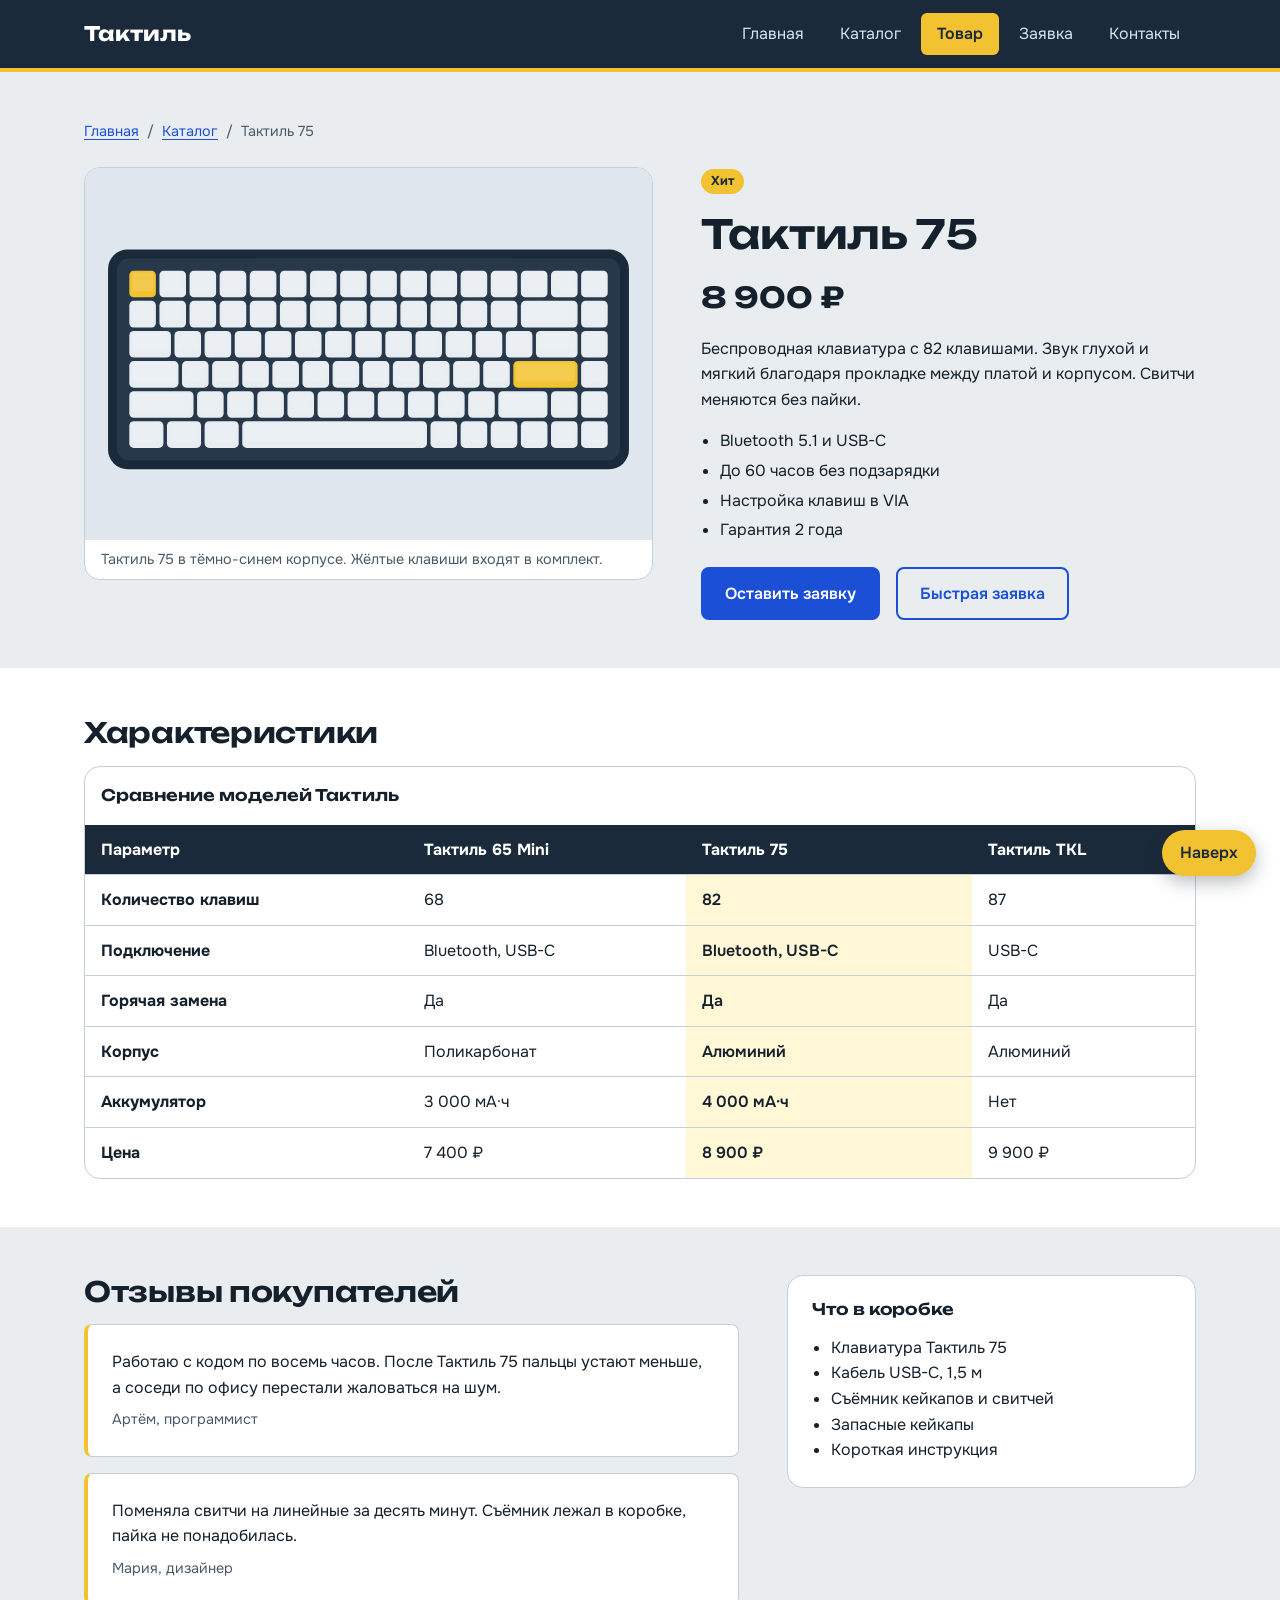
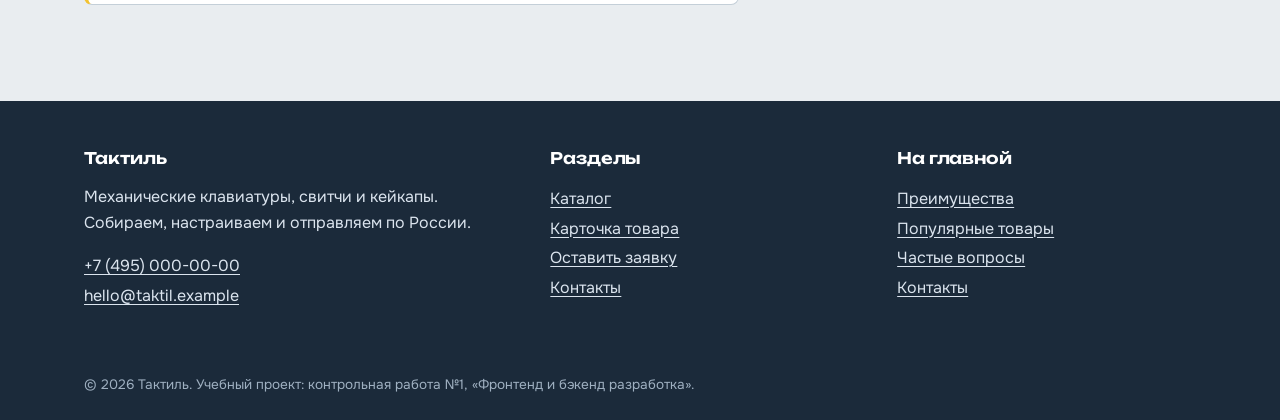
<file: product.html>
<!DOCTYPE html>
<html lang="ru">
<head>
  <meta charset="UTF-8">
  <meta name="viewport" content="width=device-width, initial-scale=1">
  <title>Тактиль 75 — клавиатура 75% с горячей заменой</title>
  <meta name="description" content="Тактиль 75: беспроводная механическая клавиатура 75% с горячей заменой свитчей, характеристики и сравнение моделей.">
  <link rel="preconnect" href="https://fonts.googleapis.com">
  <link rel="preconnect" href="https://fonts.gstatic.com" crossorigin>
  <link rel="stylesheet" href="https://fonts.googleapis.com/css2?family=Onest:wght@400;600;700&family=Unbounded:wght@500;600;700&display=swap">
  <link rel="stylesheet" href="css/style.css">
</head>
<body id="top">
  <a class="skip-link" href="#main">Перейти к содержимому</a>

  <header class="site-header">
    <div class="container site-header__inner">
      <a class="site-header__logo" href="index.html">Тактиль</a>
      <nav class="site-nav" aria-label="Основное меню">
        <ul class="site-nav__list">
          <li class="site-nav__item">
            <a class="site-nav__link" href="index.html">Главная</a>
          </li>
          <li class="site-nav__item">
            <a class="site-nav__link" href="catalog.html">Каталог</a>
          </li>
          <li class="site-nav__item">
            <a class="site-nav__link site-nav__link--active" href="product.html" aria-current="page">Товар</a>
          </li>
          <li class="site-nav__item">
            <a class="site-nav__link" href="order.html">Заявка</a>
          </li>
          <li class="site-nav__item">
            <a class="site-nav__link" href="contacts.html">Контакты</a>
          </li>
        </ul>
      </nav>
    </div>
  </header>

  <main id="main">
    <div class="container page">
    <nav class="breadcrumbs" aria-label="Хлебные крошки">
      <ol class="breadcrumbs__list">
        <li class="breadcrumbs__item"><a href="index.html">Главная</a></li>
        <li class="breadcrumbs__item"><a href="catalog.html">Каталог</a></li>
        <li class="breadcrumbs__item" aria-current="page">Тактиль 75</li>
      </ol>
    </nav>

      <section class="product-view" aria-labelledby="product-title">
        <figure class="product-view__figure">
          <img src="images/keyboard-75.svg" width="640" height="420" alt="Клавиатура Тактиль 75 в тёмно-синем корпусе, вид сверху">
          <figcaption class="product-view__caption">Тактиль 75 в тёмно-синем корпусе. Жёлтые клавиши входят в комплект.</figcaption>
        </figure>

        <div class="product-view__info">
          <p><span class="badge">Хит</span></p>
          <h1 id="product-title">Тактиль 75</h1>
          <p class="product-view__price">8 900 ₽</p>
          <p>Беспроводная клавиатура с 82 клавишами. Звук глухой и мягкий благодаря прокладке между платой и корпусом. Свитчи меняются без пайки.</p>
          <ul class="product-view__list">
            <li>Bluetooth 5.1 и USB-C</li>
            <li>До 60 часов без подзарядки</li>
            <li>Настройка клавиш в VIA</li>
            <li>Гарантия 2 года</li>
          </ul>
          <div class="button-group">
            <a class="button" href="order.html">Оставить заявку</a>
            <button class="button button--secondary" type="button" data-modal-open="quick-order">Быстрая заявка</button>
          </div>
        </div>
      </section>
    </div>

    <section class="section section--surface" id="specs" aria-labelledby="specs-title">
      <div class="container">
        <h2 id="specs-title">Характеристики</h2>
        <div class="table-wrap">
          <table class="spec-table">
            <caption class="spec-table__caption">Сравнение моделей Тактиль</caption>
            <thead class="spec-table__head">
              <tr>
                <th scope="col">Параметр</th>
                <th scope="col">Тактиль 65 Mini</th>
                <th scope="col">Тактиль 75</th>
                <th scope="col">Тактиль TKL</th>
              </tr>
            </thead>
            <tbody>
              <tr>
                <th scope="row">Количество клавиш</th>
                <td>68</td>
                <td class="spec-table__cell--current">82</td>
                <td>87</td>
              </tr>
              <tr>
                <th scope="row">Подключение</th>
                <td>Bluetooth, USB-C</td>
                <td class="spec-table__cell--current">Bluetooth, USB-C</td>
                <td>USB-C</td>
              </tr>
              <tr>
                <th scope="row">Горячая замена</th>
                <td>Да</td>
                <td class="spec-table__cell--current">Да</td>
                <td>Да</td>
              </tr>
              <tr>
                <th scope="row">Корпус</th>
                <td>Поликарбонат</td>
                <td class="spec-table__cell--current">Алюминий</td>
                <td>Алюминий</td>
              </tr>
              <tr>
                <th scope="row">Аккумулятор</th>
                <td>3 000 мА·ч</td>
                <td class="spec-table__cell--current">4 000 мА·ч</td>
                <td>Нет</td>
              </tr>
              <tr>
                <th scope="row">Цена</th>
                <td>7 400 ₽</td>
                <td class="spec-table__cell--current">8 900 ₽</td>
                <td>9 900 ₽</td>
              </tr>
            </tbody>
          </table>
        </div>
      </div>
    </section>

    <div class="container page">
      <div class="product-extra">
        <section id="reviews" aria-labelledby="reviews-title">
          <h2 id="reviews-title">Отзывы покупателей</h2>
          <ul class="reviews">
            <li>
              <article class="review">
                <p class="review__text">Работаю с кодом по восемь часов. После Тактиль 75 пальцы устают меньше, а соседи по офису перестали жаловаться на шум.</p>
                <p class="review__author">Артём, программист</p>
              </article>
            </li>
            <li>
              <article class="review">
                <p class="review__text">Поменяла свитчи на линейные за десять минут. Съёмник лежал в коробке, пайка не понадобилась.</p>
                <p class="review__author">Мария, дизайнер</p>
              </article>
            </li>
          </ul>
        </section>

        <aside class="aside-box" aria-labelledby="box-title">
          <h2 class="aside-box__title" id="box-title">Что в коробке</h2>
          <ul class="aside-box__list">
            <li>Клавиатура Тактиль 75</li>
            <li>Кабель USB-C, 1,5 м</li>
            <li>Съёмник кейкапов и свитчей</li>
            <li>Запасные кейкапы</li>
            <li>Короткая инструкция</li>
          </ul>
        </aside>
      </div>
    </div>

    <dialog class="modal" id="quick-order" aria-labelledby="modal-title">
      <div class="modal__header">
        <h2 class="modal__title" id="modal-title">Быстрая заявка</h2>
        <button class="modal__close" type="button" data-modal-close aria-label="Закрыть окно">×</button>
      </div>
      <div class="modal__body">
        <form class="order-form" action="product.html" method="get">
          <div class="order-form__field">
            <label class="order-form__label" for="modal-name">Имя <span class="order-form__required" aria-hidden="true">*</span></label>
            <input class="order-form__input" id="modal-name" name="name" type="text" autocomplete="name" required>
          </div>
          <div class="order-form__field">
            <label class="order-form__label" for="modal-email">E-mail <span class="order-form__required" aria-hidden="true">*</span></label>
            <input class="order-form__input" id="modal-email" name="email" type="email" autocomplete="email" required>
          </div>
          <div class="order-form__field">
            <label class="order-form__label" for="modal-phone">Телефон <span class="order-form__required" aria-hidden="true">*</span></label>
            <input class="order-form__input" id="modal-phone" name="phone" type="tel" autocomplete="tel" placeholder="+7 900 000-00-00" required>
          </div>
          <div class="order-form__field">
            <label class="order-form__label" for="modal-topic">Товар</label>
            <input class="order-form__input" id="modal-topic" name="topic" type="text" value="Тактиль 75">
          </div>
          <div class="order-form__field">
            <label class="order-form__label" for="modal-comment">Комментарий</label>
            <textarea class="order-form__input order-form__textarea" id="modal-comment" name="comment" rows="3"></textarea>
          </div>
          <label class="order-form__consent" for="modal-consent">
            <input id="modal-consent" name="consent" type="checkbox" required>
            <span>Согласен на обработку персональных данных</span>
          </label>
          <div class="order-form__actions">
            <button class="button" type="submit">Отправить заявку</button>
            <button class="button button--secondary" type="button" data-modal-close>Отмена</button>
          </div>
        </form>
      </div>
    </dialog>
  </main>

  <footer class="site-footer" id="contacts">
    <div class="container site-footer__inner">
      <div>
        <h2 class="site-footer__title">Тактиль</h2>
        <p>Механические клавиатуры, свитчи и кейкапы. Собираем, настраиваем и отправляем по России.</p>
        <p>
          <a class="site-footer__link" href="tel:+74950000000">+7 (495) 000-00-00</a><br>
          <a class="site-footer__link" href="mailto:hello@taktil.example">hello@taktil.example</a>
        </p>
      </div>
      <nav aria-label="Разделы сайта">
        <h2 class="site-footer__title">Разделы</h2>
        <ul class="site-footer__list">
          <li><a class="site-footer__link" href="catalog.html">Каталог</a></li>
          <li><a class="site-footer__link" href="product.html">Карточка товара</a></li>
          <li><a class="site-footer__link" href="order.html">Оставить заявку</a></li>
          <li><a class="site-footer__link" href="contacts.html">Контакты</a></li>
        </ul>
      </nav>
      <nav aria-label="Быстрые ссылки на главной">
        <h2 class="site-footer__title">На главной</h2>
        <ul class="site-footer__list">
          <li><a class="site-footer__link" href="index.html#advantages">Преимущества</a></li>
          <li><a class="site-footer__link" href="index.html#popular">Популярные товары</a></li>
          <li><a class="site-footer__link" href="index.html#faq">Частые вопросы</a></li>
          <li><a class="site-footer__link" href="index.html#contacts">Контакты</a></li>
        </ul>
      </nav>
    </div>
    <div class="container">
      <p class="site-footer__copy">© 2026 Тактиль. Учебный проект: контрольная работа №1, «Фронтенд и бэкенд разработка».</p>
    </div>
  </footer>

  <a class="to-top" href="#top">Наверх</a>

  <script src="js/main.js"></script>
</body>
</html>
</file>
<file: css/style.css>
/* ==========================================================================
   Тактиль — магазин механических клавиатур
   КР №1. HTML и CSS: многостраничный сайт
   Структура файла:
   1. Переменные и сброс
   2. Базовые стили
   3. Кнопки и бейджи
   4. Шапка и навигация
   5. Hero (клавиши на CSS Grid)
   6. Секции, преимущества, FAQ
   7. Карточки товаров
   8. Каталог (фильтры + сетка)
   9. Страница товара и таблица
   10. Формы
   11. Контакты
   12. Подвал
   13. Модальное окно и кнопка «Наверх»
   ========================================================================== */

/* 1. Переменные и сброс ---------------------------------------------------- */
:root {
  --color-bg: #e9edf0;
  --color-surface: #ffffff;
  --color-text: #14202b;
  --color-muted: #4a5a68;
  --color-primary: #1a4fd6;
  --color-primary-dark: #123aa3;
  --color-accent: #f2c230;
  --color-ink: #1b2a3a;
  --color-border: #c4cfd8;
  --color-danger: #b00020;
  --color-success: #1b6b3a;

  --font-heading: "Unbounded", "Trebuchet MS", "Segoe UI", sans-serif;
  --font-body: "Onest", "Segoe UI", Arial, sans-serif;

  --space-xs: 4px;
  --space-sm: 8px;
  --space-md: 16px;
  --space-lg: 24px;
  --space-xl: 48px;

  --radius-sm: 6px;
  --radius-md: 8px;
  --radius-lg: 16px;

  --header-height: 68px;
  --container-width: 1160px;
  --shadow-card: 0 1px 0 rgba(20, 32, 43, 0.06), 0 8px 24px rgba(20, 32, 43, 0.08);
}

*,
*::before,
*::after {
  box-sizing: border-box;
}

/* 2. Базовые стили --------------------------------------------------------- */
html {
  scroll-behavior: smooth;
  scroll-padding-top: calc(var(--header-height) + var(--space-md));
}

body {
  margin: 0;
  font-family: var(--font-body);
  font-size: 1rem;
  line-height: 1.6;
  color: var(--color-text);
  background-color: var(--color-bg);
}

img {
  display: block;
  max-width: 100%;
  height: auto;
}

h1,
h2,
h3 {
  margin: 0 0 var(--space-md);
  font-family: var(--font-heading);
  font-weight: 600;
  line-height: 1.2;
  letter-spacing: -0.01em;
}

h1 { font-size: clamp(1.6rem, 3.4vw, 2.5rem); }
h2 { font-size: clamp(1.3rem, 2.4vw, 1.75rem); }
h3 { font-size: 1.05rem; }

p { margin: 0 0 var(--space-md); }

a {
  color: var(--color-primary);
  text-underline-offset: 3px;
}

a:hover {
  color: var(--color-primary-dark);
}

a:focus-visible,
input:focus-visible,
select:focus-visible,
textarea:focus-visible,
summary:focus-visible {
  outline: 2px solid var(--color-primary);
  outline-offset: 3px;
}

.container {
  width: 100%;
  max-width: var(--container-width);
  margin-inline: auto;
  padding-inline: var(--space-lg);
}

.page {
  padding-block: var(--space-xl);
}

.skip-link {
  position: absolute;
  top: var(--space-sm);
  left: var(--space-sm);
  z-index: 200;
  padding: var(--space-sm) var(--space-md);
  color: #ffffff;
  background-color: var(--color-ink);
  border-radius: var(--radius-sm);
  transform: translateY(-200%);
}

.skip-link:focus {
  transform: translateY(0);
}

.breadcrumbs {
  margin-bottom: var(--space-lg);
  font-size: 0.9rem;
  color: var(--color-muted);
}

.breadcrumbs__list {
  display: flex;
  flex-wrap: wrap;
  gap: var(--space-sm);
  margin: 0;
  padding: 0;
  list-style: none;
}

.breadcrumbs__item + .breadcrumbs__item::before {
  content: "/";
  margin-right: var(--space-sm);
}

/* 3. Кнопки и бейджи ------------------------------------------------------- */
.button {
  display: inline-block;
  padding: 12px 22px;
  font: inherit;
  font-weight: 600;
  text-align: center;
  text-decoration: none;
  color: #ffffff;
  background-color: var(--color-primary);
  border: 2px solid var(--color-primary);
  border-radius: var(--radius-md);
  cursor: pointer;
  transition: background-color 0.15s ease, color 0.15s ease, border-color 0.15s ease;
}

.button:hover {
  color: #ffffff;
  background-color: var(--color-primary-dark);
  border-color: var(--color-primary-dark);
}

.button:focus-visible {
  outline: 2px solid var(--color-primary);
  outline-offset: 3px;
}

.button--secondary {
  color: var(--color-primary);
  background-color: transparent;
}

.button--secondary:hover {
  color: #ffffff;
}

.button--small {
  padding: 8px 14px;
  font-size: 0.9rem;
}

.button--block {
  width: 100%;
}

button:disabled,
.button--disabled {
  opacity: 0.6;
  cursor: not-allowed;
}

.button-group {
  display: flex;
  flex-wrap: wrap;
  gap: var(--space-md);
}

.badge {
  display: inline-block;
  padding: 2px 10px;
  font-size: 0.8rem;
  font-weight: 700;
  color: var(--color-ink);
  background-color: var(--color-accent);
  border-radius: 999px;
}

/* 4. Шапка и навигация ----------------------------------------------------- */
.site-header {
  position: sticky;
  top: 0;
  z-index: 100;
  background-color: var(--color-ink);
  color: #ffffff;
  border-bottom: 4px solid var(--color-accent);
}

.site-header__inner {
  display: flex;
  align-items: center;
  justify-content: space-between;
  gap: var(--space-lg);
  min-height: var(--header-height);
}

.site-header__logo {
  font-family: var(--font-heading);
  font-size: 1.25rem;
  font-weight: 700;
  text-decoration: none;
  color: #ffffff;
}

.site-header__logo:hover {
  color: var(--color-accent);
}

.site-header__logo:focus-visible,
.site-nav__link:focus-visible {
  outline-color: var(--color-accent);
}

.site-nav__list {
  display: flex;
  flex-wrap: wrap;
  gap: var(--space-xs);
  margin: 0;
  padding: 0;
  list-style: none;
}

.site-nav__link {
  display: block;
  padding: var(--space-sm) var(--space-md);
  color: #dbe4ee;
  text-decoration: none;
  border-radius: var(--radius-sm);
}

.site-nav__link:hover {
  color: #ffffff;
  background-color: rgba(255, 255, 255, 0.12);
}

.site-nav__link--active {
  color: var(--color-ink);
  background-color: var(--color-accent);
  font-weight: 600;
}

.site-nav__link--active:hover {
  color: var(--color-ink);
  background-color: var(--color-accent);
}

/* 5. Hero: клавиши на CSS Grid -------------------------------------------- */
.hero {
  padding-block: var(--space-xl);
  background-color: var(--color-surface);
  border-bottom: 1px solid var(--color-border);
}

.hero__inner {
  display: grid;
  grid-template-columns: 1fr 1.05fr;
  align-items: center;
  gap: var(--space-xl);
}

.hero__lead {
  max-width: 46ch;
  font-size: 1.1rem;
  color: var(--color-muted);
}

.keyboard {
  display: grid;
  grid-template-columns: repeat(8, 1fr);
  grid-auto-rows: clamp(44px, 6.4vw, 72px);
  gap: 8px;
  padding: 18px;
  background-color: var(--color-ink);
  border-radius: var(--radius-lg);
  box-shadow: 0 18px 40px rgba(20, 32, 43, 0.3);
}

.keyboard__key {
  display: flex;
  align-items: center;
  justify-content: center;
  font-family: var(--font-heading);
  font-size: clamp(0.9rem, 2vw, 1.4rem);
  font-weight: 600;
  color: var(--color-ink);
  background-color: #e8edf2;
  border-radius: var(--radius-md);
  box-shadow: inset 0 -6px 0 rgba(20, 32, 43, 0.18), inset 0 2px 0 rgba(255, 255, 255, 0.7);
  transition: transform 0.12s ease, box-shadow 0.12s ease;
}

.keyboard__key:hover {
  transform: translateY(3px);
  box-shadow: inset 0 -2px 0 rgba(20, 32, 43, 0.18), inset 0 2px 0 rgba(255, 255, 255, 0.7);
}

.keyboard__key--accent {
  background-color: var(--color-accent);
}

.keyboard__key--dark {
  font-size: 0.8rem;
  color: #dbe4ee;
  background-color: #33485f;
  box-shadow: inset 0 -6px 0 rgba(0, 0, 0, 0.3), inset 0 2px 0 rgba(255, 255, 255, 0.15);
}

.keyboard__key--w2 { grid-column: span 2; }
.keyboard__key--w4 { grid-column: span 4; }

/* 6. Секции, преимущества, FAQ -------------------------------------------- */
.section {
  padding-block: var(--space-xl);
}

.section--surface {
  background-color: var(--color-surface);
}

.section__header {
  max-width: 62ch;
  margin-bottom: var(--space-lg);
}

.section__lead {
  color: var(--color-muted);
}

.advantages {
  display: grid;
  grid-template-columns: repeat(4, 1fr);
  gap: var(--space-lg);
  margin: 0;
  padding: 0;
  list-style: none;
}

.advantages__item {
  padding-top: var(--space-md);
  border-top: 4px solid var(--color-primary);
}

.advantages__title {
  margin-bottom: var(--space-sm);
}

.advantages__text {
  margin: 0;
  color: var(--color-muted);
}

.promo {
  display: flex;
  flex-wrap: wrap;
  align-items: center;
  justify-content: space-between;
  gap: var(--space-lg);
  padding: var(--space-lg);
  color: #ffffff;
  background-color: var(--color-ink);
  border-radius: var(--radius-lg);
}

.promo__title {
  margin-bottom: var(--space-xs);
  color: var(--color-accent);
}

.promo__text {
  margin: 0;
  max-width: 60ch;
}

.faq {
  max-width: 78ch;
}

.faq__item {
  border-bottom: 1px solid var(--color-border);
}

.faq__question {
  padding: var(--space-md) 0;
  font-weight: 600;
  cursor: pointer;
}

.faq__question:hover {
  color: var(--color-primary);
}

.faq__answer {
  margin: 0 0 var(--space-md);
  color: var(--color-muted);
}

/* 7. Карточки товаров ------------------------------------------------------ */
.product-grid {
  display: grid;
  grid-template-columns: repeat(auto-fill, minmax(260px, 1fr));
  gap: var(--space-lg);
  margin: 0;
  padding: 0;
  list-style: none;
}

.product-card {
  position: relative;
  display: flex;
  flex-direction: column;
  height: 100%;
  background-color: var(--color-surface);
  border: 1px solid var(--color-border);
  border-radius: var(--radius-lg);
  overflow: hidden;
  box-shadow: var(--shadow-card);
  transition: transform 0.15s ease, border-color 0.15s ease;
}

.product-card:hover,
.product-card:focus-within {
  border-color: var(--color-primary);
  transform: translateY(-3px);
}

.product-card__badge {
  position: absolute;
  top: var(--space-md);
  left: var(--space-md);
  z-index: 1;
  padding: 2px 10px;
  font-size: 0.8rem;
  font-weight: 700;
  color: var(--color-ink);
  background-color: var(--color-accent);
  border-radius: 999px;
}

.product-card__badge--sale {
  color: #ffffff;
  background-color: var(--color-danger);
}

.product-card__badge--new {
  color: #ffffff;
  background-color: var(--color-primary);
}

.product-card__image {
  width: 100%;
  aspect-ratio: 16 / 10;
  object-fit: cover;
  background-color: var(--color-bg);
}

.product-card__body {
  display: flex;
  flex: 1;
  flex-direction: column;
  padding: var(--space-lg);
}

.product-card__category {
  margin-bottom: var(--space-xs);
  font-size: 0.85rem;
  color: var(--color-muted);
}

.product-card__title {
  margin-bottom: var(--space-sm);
}

.product-card__description {
  flex: 1;
  color: var(--color-muted);
}

.product-card__price {
  margin-bottom: var(--space-md);
  font-size: 1.25rem;
  font-weight: 700;
}

.product-card__price-old {
  margin-left: var(--space-sm);
  font-size: 0.95rem;
  font-weight: 400;
  color: var(--color-muted);
  text-decoration: line-through;
}

.product-card--discount {
  border-color: var(--color-danger);
}

.product-card--discount .product-card__price {
  color: var(--color-danger);
}

.product-card--featured {
  border-width: 2px;
  border-color: var(--color-ink);
}

/* 8. Каталог: фильтры + сетка --------------------------------------------- */
.catalog {
  display: grid;
  grid-template-columns: 260px 1fr;
  align-items: start;
  gap: var(--space-xl);
}

.filters {
  position: sticky;
  top: calc(var(--header-height) + var(--space-lg));
  padding: var(--space-lg);
  background-color: var(--color-surface);
  border: 1px solid var(--color-border);
  border-radius: var(--radius-lg);
}

.filters__title {
  font-size: 1rem;
}

.filters__group {
  margin: 0 0 var(--space-lg);
  padding: 0;
  border: 0;
}

.filters__legend {
  margin-bottom: var(--space-sm);
  padding: 0;
  font-weight: 600;
}

.filters__label {
  display: flex;
  align-items: center;
  gap: var(--space-sm);
  padding: var(--space-xs) 0;
}

.categories {
  display: flex;
  flex-wrap: wrap;
  gap: var(--space-sm);
  margin: 0 0 var(--space-xl);
  padding: 0;
  list-style: none;
}

.categories__link {
  display: block;
  padding: 6px 16px;
  color: var(--color-ink);
  text-decoration: none;
  background-color: var(--color-surface);
  border: 1px solid var(--color-border);
  border-radius: 999px;
}

.categories__link:hover {
  color: #ffffff;
  background-color: var(--color-primary);
  border-color: var(--color-primary);
}

.catalog__group {
  margin-bottom: var(--space-xl);
}

/* 9. Страница товара и таблица -------------------------------------------- */
.product-view {
  display: grid;
  grid-template-columns: 1.15fr 1fr;
  gap: var(--space-xl);
  align-items: start;
}

.product-view__figure {
  margin: 0;
  overflow: hidden;
  background-color: var(--color-surface);
  border: 1px solid var(--color-border);
  border-radius: var(--radius-lg);
}

.product-view__caption {
  padding: var(--space-sm) var(--space-md);
  font-size: 0.9rem;
  color: var(--color-muted);
}

.product-view__price {
  margin-bottom: var(--space-md);
  font-family: var(--font-heading);
  font-size: 1.8rem;
  font-weight: 700;
}

.product-view__list {
  margin: 0 0 var(--space-lg);
  padding-left: 1.2em;
}

.product-view__list li {
  margin-bottom: var(--space-xs);
}

.table-wrap {
  overflow-x: auto;
  background-color: var(--color-surface);
  border: 1px solid var(--color-border);
  border-radius: var(--radius-lg);
}

.spec-table {
  width: 100%;
  border-collapse: collapse;
  text-align: left;
}

.spec-table__caption {
  padding: var(--space-md);
  font-family: var(--font-heading);
  font-weight: 600;
  text-align: left;
}

.spec-table th,
.spec-table td {
  padding: 12px var(--space-md);
  border-top: 1px solid var(--color-border);
}

.spec-table__head th {
  color: #ffffff;
  background-color: var(--color-ink);
  border-top: 0;
}

.spec-table__cell--current {
  font-weight: 600;
  background-color: #fff7d6;
}

.spec-table tbody tr:hover {
  background-color: #f2f6fa;
}

.spec-table tbody tr:hover .spec-table__cell--current {
  background-color: #ffefa8;
}

.product-extra {
  display: grid;
  grid-template-columns: 1.6fr 1fr;
  gap: var(--space-xl);
  align-items: start;
}

.reviews {
  display: grid;
  gap: var(--space-md);
  margin: 0;
  padding: 0;
  list-style: none;
}

.review {
  padding: var(--space-lg);
  background-color: var(--color-surface);
  border: 1px solid var(--color-border);
  border-left: 4px solid var(--color-accent);
  border-radius: var(--radius-md);
}

.review__text {
  margin-bottom: var(--space-sm);
}

.review__author {
  margin: 0;
  font-size: 0.9rem;
  color: var(--color-muted);
}

.aside-box {
  padding: var(--space-lg);
  background-color: var(--color-surface);
  border: 1px solid var(--color-border);
  border-radius: var(--radius-lg);
}

.aside-box__title {
  font-size: 1rem;
}

.aside-box__list {
  margin: 0;
  padding-left: 1.2em;
}

/* 10. Формы ---------------------------------------------------------------- */
.form-layout {
  display: grid;
  grid-template-columns: 1.4fr 1fr;
  gap: var(--space-xl);
  align-items: start;
}

.order-form {
  display: grid;
  gap: var(--space-md);
  padding: var(--space-lg);
  background-color: var(--color-surface);
  border: 1px solid var(--color-border);
  border-radius: var(--radius-lg);
}

.order-form__field {
  display: flex;
  flex-direction: column;
  gap: var(--space-xs);
}

.order-form__row {
  display: grid;
  grid-template-columns: 1fr 1fr;
  gap: var(--space-md);
}

.order-form__label {
  font-weight: 600;
}

.order-form__required {
  color: var(--color-danger);
}

.order-form__input {
  width: 100%;
  padding: 11px 14px;
  font: inherit;
  color: var(--color-text);
  background-color: #ffffff;
  border: 1px solid var(--color-border);
  border-radius: var(--radius-md);
}

.order-form__input:hover {
  border-color: var(--color-muted);
}

.order-form__input:focus-visible {
  border-color: var(--color-primary);
}

.order-form__input:user-invalid {
  border-color: var(--color-danger);
}

.order-form__textarea {
  min-height: 120px;
  resize: vertical;
}

.order-form__hint {
  font-size: 0.85rem;
  color: var(--color-muted);
}

.order-form__consent {
  display: flex;
  align-items: flex-start;
  gap: var(--space-sm);
  font-size: 0.95rem;
}

.order-form__consent input {
  margin-top: 5px;
}

.order-form__actions {
  display: flex;
  flex-wrap: wrap;
  align-items: center;
  gap: var(--space-md);
}

.notice {
  display: none;
  margin-bottom: var(--space-lg);
  padding: var(--space-md) var(--space-lg);
  color: var(--color-success);
  font-weight: 600;
  background-color: #e3f4e9;
  border: 1px solid var(--color-success);
  border-radius: var(--radius-md);
}

.notice:target {
  display: block;
}

.steps {
  margin: 0;
  padding-left: 1.4em;
}

.steps__item {
  margin-bottom: var(--space-sm);
}

/* 11. Контакты ------------------------------------------------------------- */
.contact-list {
  display: grid;
  grid-template-columns: max-content 1fr;
  gap: var(--space-sm) var(--space-lg);
  margin: 0 0 var(--space-lg);
}

.contact-list__term {
  font-weight: 600;
}

.contact-list__value {
  margin: 0;
}

.map {
  display: grid;
  place-items: center;
  min-height: 220px;
  padding: var(--space-lg);
  color: #dbe4ee;
  text-align: center;
  background-color: var(--color-ink);
  background-image:
    linear-gradient(rgba(255, 255, 255, 0.07) 1px, transparent 1px),
    linear-gradient(90deg, rgba(255, 255, 255, 0.07) 1px, transparent 1px);
  background-size: 32px 32px;
  border-radius: var(--radius-lg);
}

.map__pin {
  margin: 0;
  font-weight: 600;
}

/* 12. Подвал --------------------------------------------------------------- */
.site-footer {
  margin-top: var(--space-xl);
  padding-block: var(--space-xl) var(--space-lg);
  color: #dbe4ee;
  background-color: var(--color-ink);
}

.site-footer__inner {
  display: grid;
  grid-template-columns: 1.4fr 1fr 1fr;
  gap: var(--space-xl);
}

.site-footer__title {
  font-size: 1rem;
  color: #ffffff;
}

.site-footer__list {
  margin: 0;
  padding: 0;
  list-style: none;
}

.site-footer__link {
  display: inline-block;
  padding: 2px 0;
  color: #dbe4ee;
}

.site-footer__link:hover {
  color: var(--color-accent);
}

.site-footer__link:focus-visible {
  outline-color: var(--color-accent);
}

.site-footer__copy {
  margin: var(--space-xl) 0 0;
  font-size: 0.85rem;
  color: #9fb0c1;
}

/* 13. Модальное окно и кнопка «Наверх» ------------------------------------ */
.modal {
  width: min(520px, calc(100% - 32px));
  max-height: calc(100vh - 32px);
  padding: 0;
  color: var(--color-text);
  background-color: var(--color-surface);
  border: 0;
  border-radius: var(--radius-lg);
  box-shadow: 0 24px 60px rgba(20, 32, 43, 0.45);
  overflow-y: auto;
}

.modal::backdrop {
  background-color: rgba(20, 32, 43, 0.65);
}

.modal__header {
  display: flex;
  align-items: center;
  justify-content: space-between;
  gap: var(--space-md);
  padding: var(--space-lg) var(--space-lg) 0;
}

.modal__title {
  margin: 0;
}

.modal__close {
  width: 40px;
  height: 40px;
  font-size: 1.4rem;
  line-height: 1;
  color: var(--color-ink);
  background-color: transparent;
  border: 1px solid var(--color-border);
  border-radius: var(--radius-md);
  cursor: pointer;
}

.modal__close:hover {
  background-color: var(--color-bg);
}

.modal__close:focus-visible {
  outline: 2px solid var(--color-primary);
  outline-offset: 3px;
}

.modal__body {
  padding: var(--space-lg);
}

.modal .order-form {
  padding: 0;
  border: 0;
}

.to-top {
  position: fixed;
  right: var(--space-lg);
  bottom: var(--space-lg);
  z-index: 90;
  padding: 10px 18px;
  font-weight: 600;
  color: var(--color-ink);
  text-decoration: none;
  background-color: var(--color-accent);
  border-radius: 999px;
  box-shadow: 0 6px 18px rgba(20, 32, 43, 0.3);
}

.to-top:hover {
  color: #ffffff;
  background-color: var(--color-ink);
}

.to-top:focus-visible {
  outline: 2px solid var(--color-ink);
  outline-offset: 3px;
}

@media (prefers-reduced-motion: reduce) {
  html { scroll-behavior: auto; }

  .keyboard__key,
  .product-card,
  .button {
    transition: none;
  }
}
</file>
